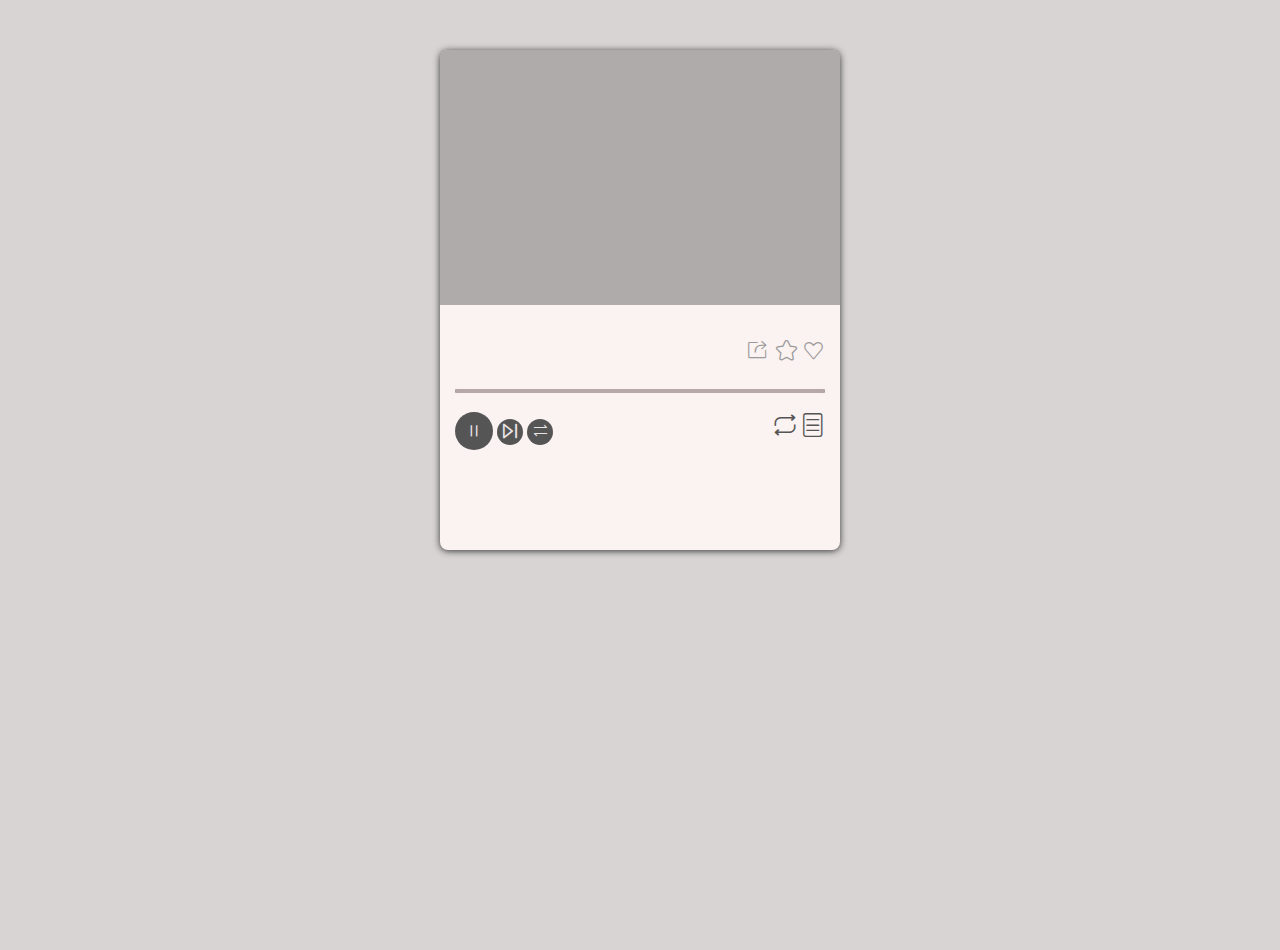
<file: 私人FM/index.html>
<!DOCTYPE html>
<html lang="en">
<head>
    <meta charset="UTF-8"> 
    <meta name="referrer" content="never">
    <link rel="stylesheet" href="./base.css">
    <link rel="stylesheet" href="./normalize.css">
    <script src="http://o7m41tvmg.bkt.clouddn.com/jquery-1.12.4.min.js"></script>
    <title>私人FM</title>
</head>
<body>
    <div class='wrapper'>
        <div class='background'>
            <div class='mask'>
                <div class='lyric_view'>
                    <ul></ul>
                </div>
                
            </div>
        </div>
        <audio></audio>
        <div class='music-message'>
            <div class='music-font'>
                <p title=''></p>
                <p title=''></p>
                <p title=''></p>
            </div>
            <div class='music-icon'>
                <a href="http://service.weibo.com/share/share.php?title=#_loginLayer_1466697157538" class='icon-font icon-zhuanfa'></a>
                <span class='icon-font icon-shoucang'></span>
                <span class='icon-font icon-like'></span>
            </div>
        </div>
        <span class='music-bar music-bar1'>
            <span class='music-bar music-sidebar'></span>
        </span>
        <div class='play-controls'>
            <div class='m-icons'>
                <span class='iconfont2 btn1 icon-zanting '></span>
                <span class='iconfont2 btn2 icon-pindao'></span>
                <span class='iconfont2 btn3 icon-qiehuan'></span>
            </div>
            <div class='music-controls'>
                <span class='iconfont3 icon-xunhuan'></span>
                <span class='iconfont3 icon-bg'></span>
            </div>
        </div>
    </div>
    <script src='base.js'></script>
</body>
</html>
</file>
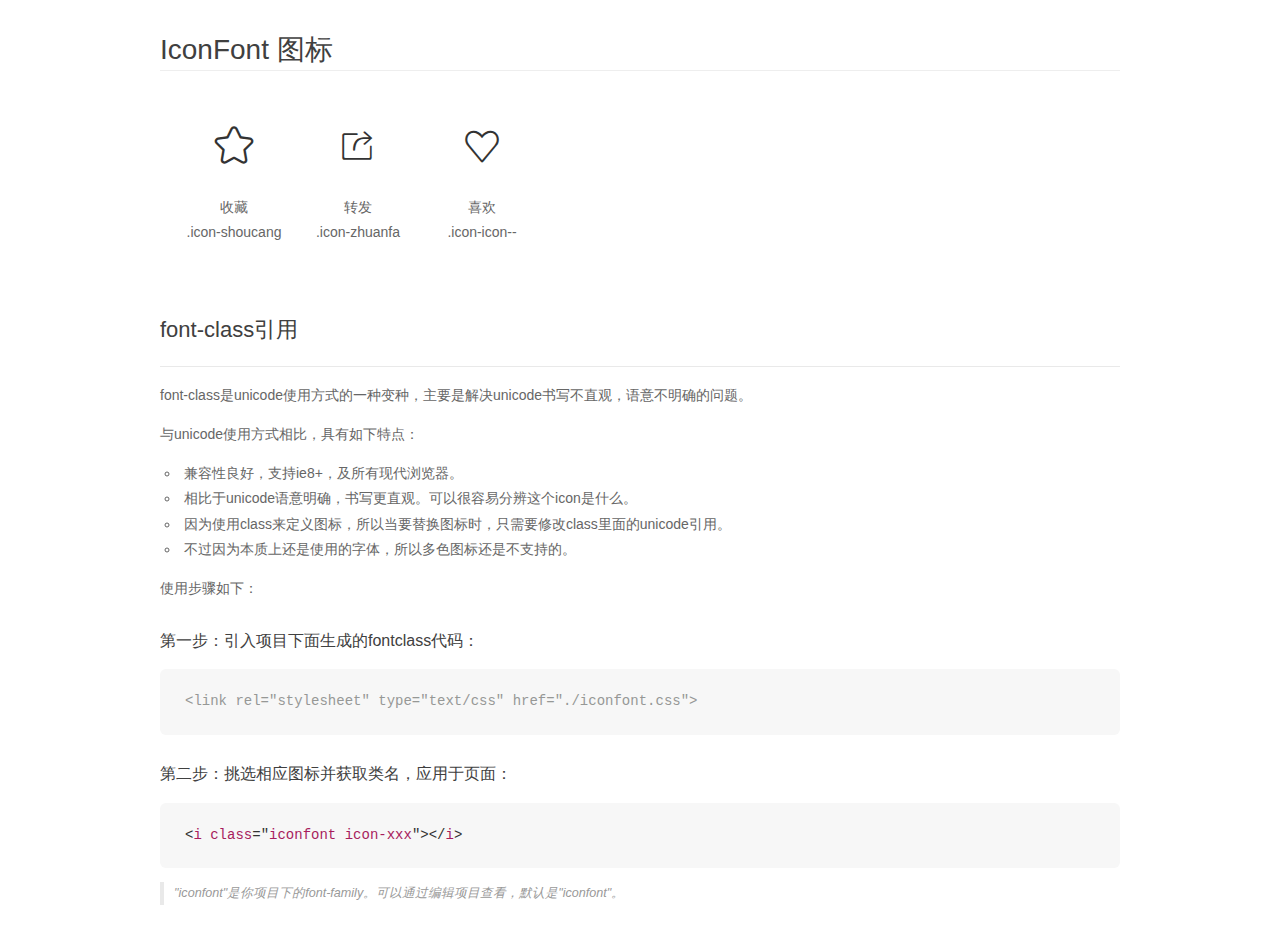
<file: 私人FM/icon_font/demo_fontclass.html>
<!DOCTYPE html>
<html>
<head>
    <meta charset="utf-8"/>
    <title>IconFont</title>
    <link rel="stylesheet" href="demo.css">
    <link rel="stylesheet" href="iconfont.css">
</head>
<body>
    <div class="main markdown">
        <h1>IconFont 图标</h1>
        <ul class="icon_lists clear">
            
                <li>
                <i class="icon iconfont icon-shoucang"></i>
                    <div class="name">收藏</div>
                    <div class="fontclass">.icon-shoucang</div>
                </li>
            
                <li>
                <i class="icon iconfont icon-zhuanfa"></i>
                    <div class="name">转发</div>
                    <div class="fontclass">.icon-zhuanfa</div>
                </li>
            
                <li>
                <i class="icon iconfont icon-icon--"></i>
                    <div class="name">喜欢</div>
                    <div class="fontclass">.icon-icon--</div>
                </li>
            
        </ul>

        <h2 id="font-class-">font-class引用</h2>
        <hr>

        <p>font-class是unicode使用方式的一种变种，主要是解决unicode书写不直观，语意不明确的问题。</p>
        <p>与unicode使用方式相比，具有如下特点：</p>
        <ul>
        <li>兼容性良好，支持ie8+，及所有现代浏览器。</li>
        <li>相比于unicode语意明确，书写更直观。可以很容易分辨这个icon是什么。</li>
        <li>因为使用class来定义图标，所以当要替换图标时，只需要修改class里面的unicode引用。</li>
        <li>不过因为本质上还是使用的字体，所以多色图标还是不支持的。</li>
        </ul>
        <p>使用步骤如下：</p>
        <h3 id="-fontclass-">第一步：引入项目下面生成的fontclass代码：</h3>


        <pre><code class="lang-js hljs javascript"><span class="hljs-comment">&lt;link rel="stylesheet" type="text/css" href="./iconfont.css"&gt;</span></code></pre>
        <h3 id="-">第二步：挑选相应图标并获取类名，应用于页面：</h3>
        <pre><code class="lang-css hljs">&lt;<span class="hljs-selector-tag">i</span> <span class="hljs-selector-tag">class</span>="<span class="hljs-selector-tag">iconfont</span> <span class="hljs-selector-tag">icon-xxx</span>"&gt;&lt;/<span class="hljs-selector-tag">i</span>&gt;</code></pre>
        <blockquote>
        <p>"iconfont"是你项目下的font-family。可以通过编辑项目查看，默认是"iconfont"。</p>
        </blockquote>
    </div>
</body>
</html>
</file>
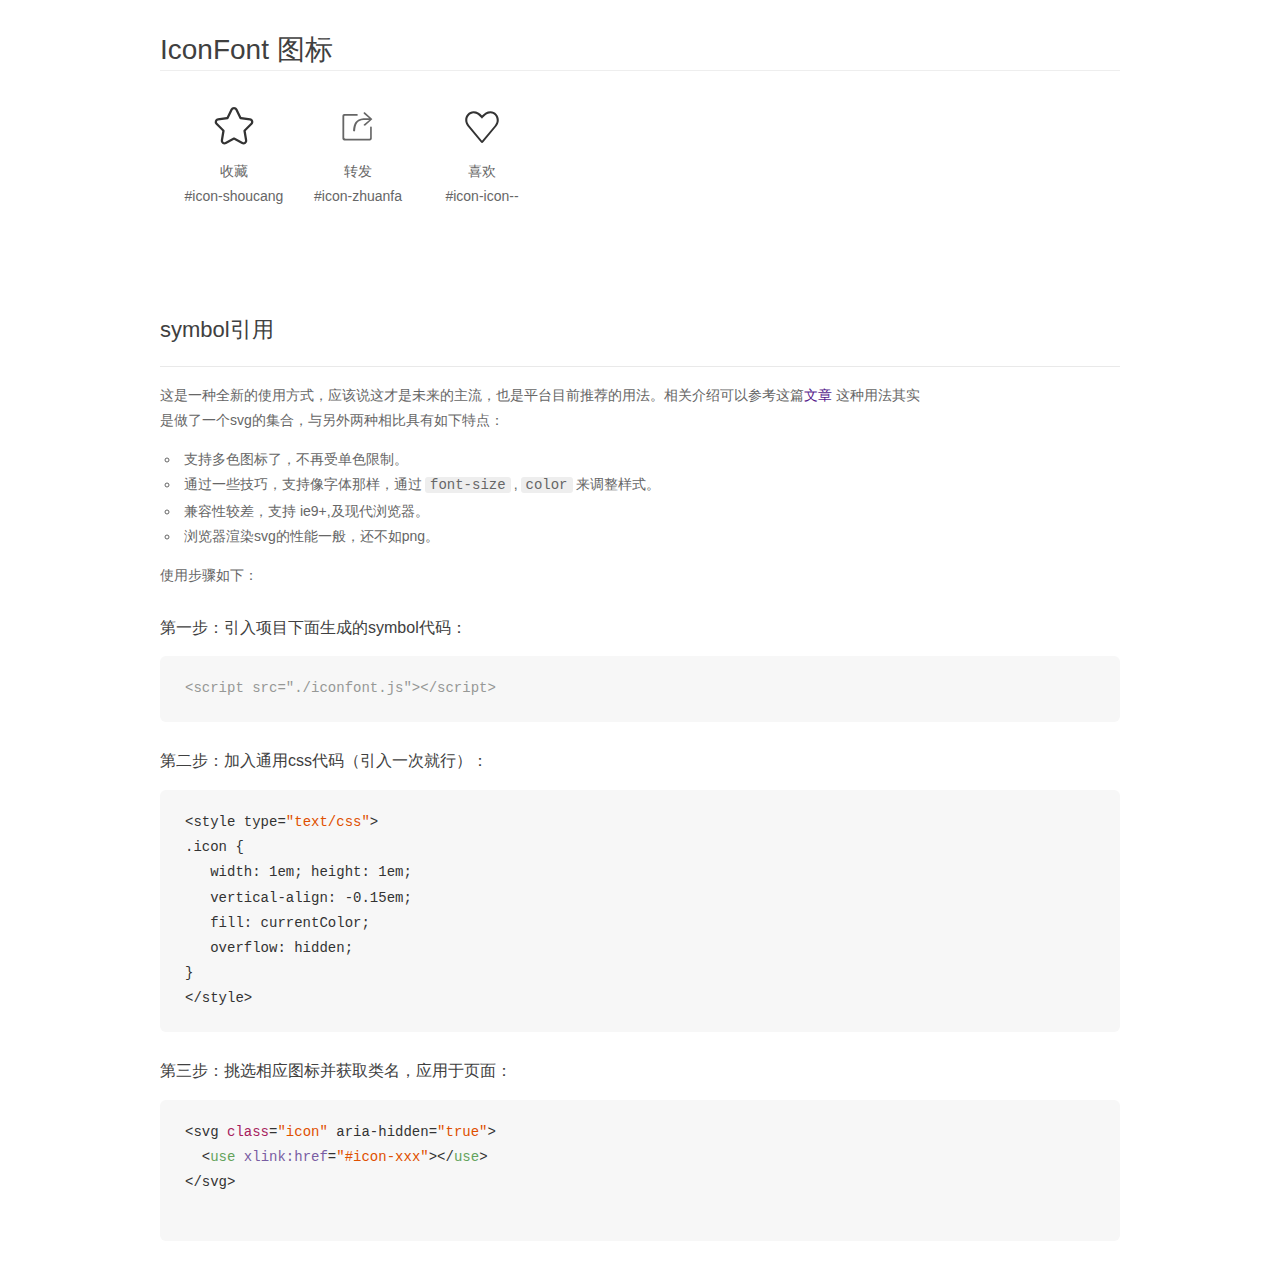
<file: 私人FM/icon_font/demo_symbol.html>
<!DOCTYPE html>
<html>
<head>
    <meta charset="utf-8"/>
    <title>IconFont</title>
    <link rel="stylesheet" href="demo.css">
    <script src="iconfont.js"></script>

    <style type="text/css">
        .icon {
          /* 通过设置 font-size 来改变图标大小 */
          width: 1em; height: 1em;
          /* 图标和文字相邻时，垂直对齐 */
          vertical-align: -0.15em;
          /* 通过设置 color 来改变 SVG 的颜色/fill */
          fill: currentColor;
          /* path 和 stroke 溢出 viewBox 部分在 IE 下会显示
             normalize.css 中也包含这行 */
          overflow: hidden;
        }

    </style>
</head>
<body>
    <div class="main markdown">
        <h1>IconFont 图标</h1>
        <ul class="icon_lists clear">
            
                <li>
                    <svg class="icon" aria-hidden="true">
                        <use xlink:href="#icon-shoucang"></use>
                    </svg>
                    <div class="name">收藏</div>
                    <div class="fontclass">#icon-shoucang</div>
                </li>
            
                <li>
                    <svg class="icon" aria-hidden="true">
                        <use xlink:href="#icon-zhuanfa"></use>
                    </svg>
                    <div class="name">转发</div>
                    <div class="fontclass">#icon-zhuanfa</div>
                </li>
            
                <li>
                    <svg class="icon" aria-hidden="true">
                        <use xlink:href="#icon-icon--"></use>
                    </svg>
                    <div class="name">喜欢</div>
                    <div class="fontclass">#icon-icon--</div>
                </li>
            
        </ul>


        <h2 id="symbol-">symbol引用</h2>
        <hr>

        <p>这是一种全新的使用方式，应该说这才是未来的主流，也是平台目前推荐的用法。相关介绍可以参考这篇<a href="">文章</a>
        这种用法其实是做了一个svg的集合，与另外两种相比具有如下特点：</p>
        <ul>
          <li>支持多色图标了，不再受单色限制。</li>
          <li>通过一些技巧，支持像字体那样，通过<code>font-size</code>,<code>color</code>来调整样式。</li>
          <li>兼容性较差，支持 ie9+,及现代浏览器。</li>
          <li>浏览器渲染svg的性能一般，还不如png。</li>
        </ul>
        <p>使用步骤如下：</p>
        <h3 id="-symbol-">第一步：引入项目下面生成的symbol代码：</h3>
        <pre><code class="lang-js hljs javascript"><span class="hljs-comment">&lt;script src="./iconfont.js"&gt;&lt;/script&gt;</span></code></pre>
        <h3 id="-css-">第二步：加入通用css代码（引入一次就行）：</h3>
        <pre><code class="lang-js hljs javascript">&lt;style type=<span class="hljs-string">"text/css"</span>&gt;
.icon {
   width: <span class="hljs-number">1</span>em; height: <span class="hljs-number">1</span>em;
   vertical-align: <span class="hljs-number">-0.15</span>em;
   fill: currentColor;
   overflow: hidden;
}
&lt;<span class="hljs-regexp">/style&gt;</span></code></pre>
        <h3 id="-">第三步：挑选相应图标并获取类名，应用于页面：</h3>
        <pre><code class="lang-js hljs javascript">&lt;svg <span class="hljs-class"><span class="hljs-keyword">class</span></span>=<span class="hljs-string">"icon"</span> aria-hidden=<span class="hljs-string">"true"</span>&gt;<span class="xml"><span class="hljs-tag">
  &lt;<span class="hljs-name">use</span> <span class="hljs-attr">xlink:href</span>=<span class="hljs-string">"#icon-xxx"</span>&gt;</span><span class="hljs-tag">&lt;/<span class="hljs-name">use</span>&gt;</span>
</span>&lt;<span class="hljs-regexp">/svg&gt;
        </span></code></pre>
    </div>
</body>
</html>
</file>
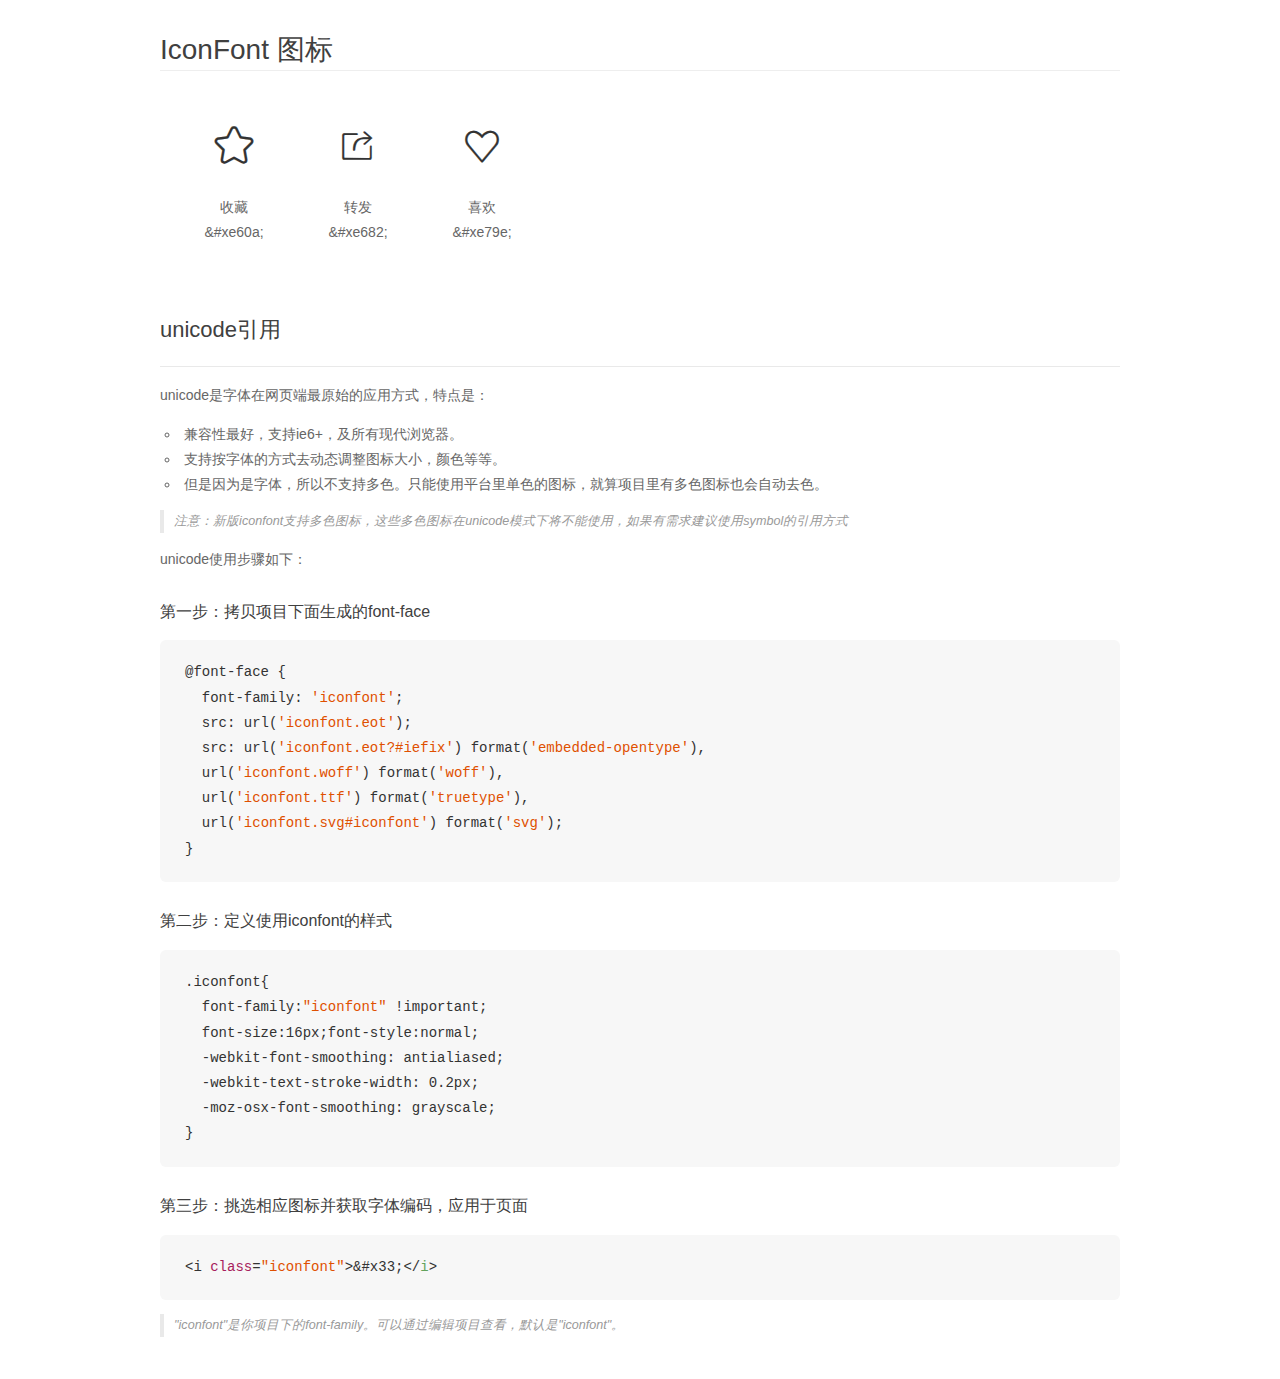
<file: 私人FM/icon_font/demo_unicode.html>
<!DOCTYPE html>
<html>
<head>
    <meta charset="utf-8"/>
    <title>IconFont</title>
    <link rel="stylesheet" href="demo.css">

    <style type="text/css">

        @font-face {font-family: "iconfont";
          src: url('iconfont.eot'); /* IE9*/
          src: url('iconfont.eot#iefix') format('embedded-opentype'), /* IE6-IE8 */
          url('iconfont.woff') format('woff'), /* chrome, firefox */
          url('iconfont.ttf') format('truetype'), /* chrome, firefox, opera, Safari, Android, iOS 4.2+*/
          url('iconfont.svg#iconfont') format('svg'); /* iOS 4.1- */
        }

        .iconfont {
          font-family:"iconfont" !important;
          font-size:16px;
          font-style:normal;
          -webkit-font-smoothing: antialiased;
          -webkit-text-stroke-width: 0.2px;
          -moz-osx-font-smoothing: grayscale;
        }

    </style>
</head>
<body>
    <div class="main markdown">
        <h1>IconFont 图标</h1>
        <ul class="icon_lists clear">
            
                <li>
                <i class="icon iconfont">&#xe60a;</i>
                    <div class="name">收藏</div>
                    <div class="code">&amp;#xe60a;</div>
                </li>
            
                <li>
                <i class="icon iconfont">&#xe682;</i>
                    <div class="name">转发</div>
                    <div class="code">&amp;#xe682;</div>
                </li>
            
                <li>
                <i class="icon iconfont">&#xe79e;</i>
                    <div class="name">喜欢</div>
                    <div class="code">&amp;#xe79e;</div>
                </li>
            
        </ul>
        <h2 id="unicode-">unicode引用</h2>
        <hr>

        <p>unicode是字体在网页端最原始的应用方式，特点是：</p>
        <ul>
        <li>兼容性最好，支持ie6+，及所有现代浏览器。</li>
        <li>支持按字体的方式去动态调整图标大小，颜色等等。</li>
        <li>但是因为是字体，所以不支持多色。只能使用平台里单色的图标，就算项目里有多色图标也会自动去色。</li>
        </ul>
        <blockquote>
        <p>注意：新版iconfont支持多色图标，这些多色图标在unicode模式下将不能使用，如果有需求建议使用symbol的引用方式</p>
        </blockquote>
        <p>unicode使用步骤如下：</p>
        <h3 id="-font-face">第一步：拷贝项目下面生成的font-face</h3>
        <pre><code class="lang-js hljs javascript">@font-face {
  font-family: <span class="hljs-string">'iconfont'</span>;
  src: url(<span class="hljs-string">'iconfont.eot'</span>);
  src: url(<span class="hljs-string">'iconfont.eot?#iefix'</span>) format(<span class="hljs-string">'embedded-opentype'</span>),
  url(<span class="hljs-string">'iconfont.woff'</span>) format(<span class="hljs-string">'woff'</span>),
  url(<span class="hljs-string">'iconfont.ttf'</span>) format(<span class="hljs-string">'truetype'</span>),
  url(<span class="hljs-string">'iconfont.svg#iconfont'</span>) format(<span class="hljs-string">'svg'</span>);
}
</code></pre>
        <h3 id="-iconfont-">第二步：定义使用iconfont的样式</h3>
        <pre><code class="lang-js hljs javascript">.iconfont{
  font-family:<span class="hljs-string">"iconfont"</span> !important;
  font-size:<span class="hljs-number">16</span>px;font-style:normal;
  -webkit-font-smoothing: antialiased;
  -webkit-text-stroke-width: <span class="hljs-number">0.2</span>px;
  -moz-osx-font-smoothing: grayscale;
}
</code></pre>
        <h3 id="-">第三步：挑选相应图标并获取字体编码，应用于页面</h3>
        <pre><code class="lang-js hljs javascript">&lt;i <span class="hljs-class"><span class="hljs-keyword">class</span></span>=<span class="hljs-string">"iconfont"</span>&gt;&amp;#x33;<span class="xml"><span class="hljs-tag">&lt;/<span class="hljs-name">i</span>&gt;</span></span></code></pre>

        <blockquote>
        <p>"iconfont"是你项目下的font-family。可以通过编辑项目查看，默认是"iconfont"。</p>
        </blockquote>
    </div>


</body>
</html>
</file>
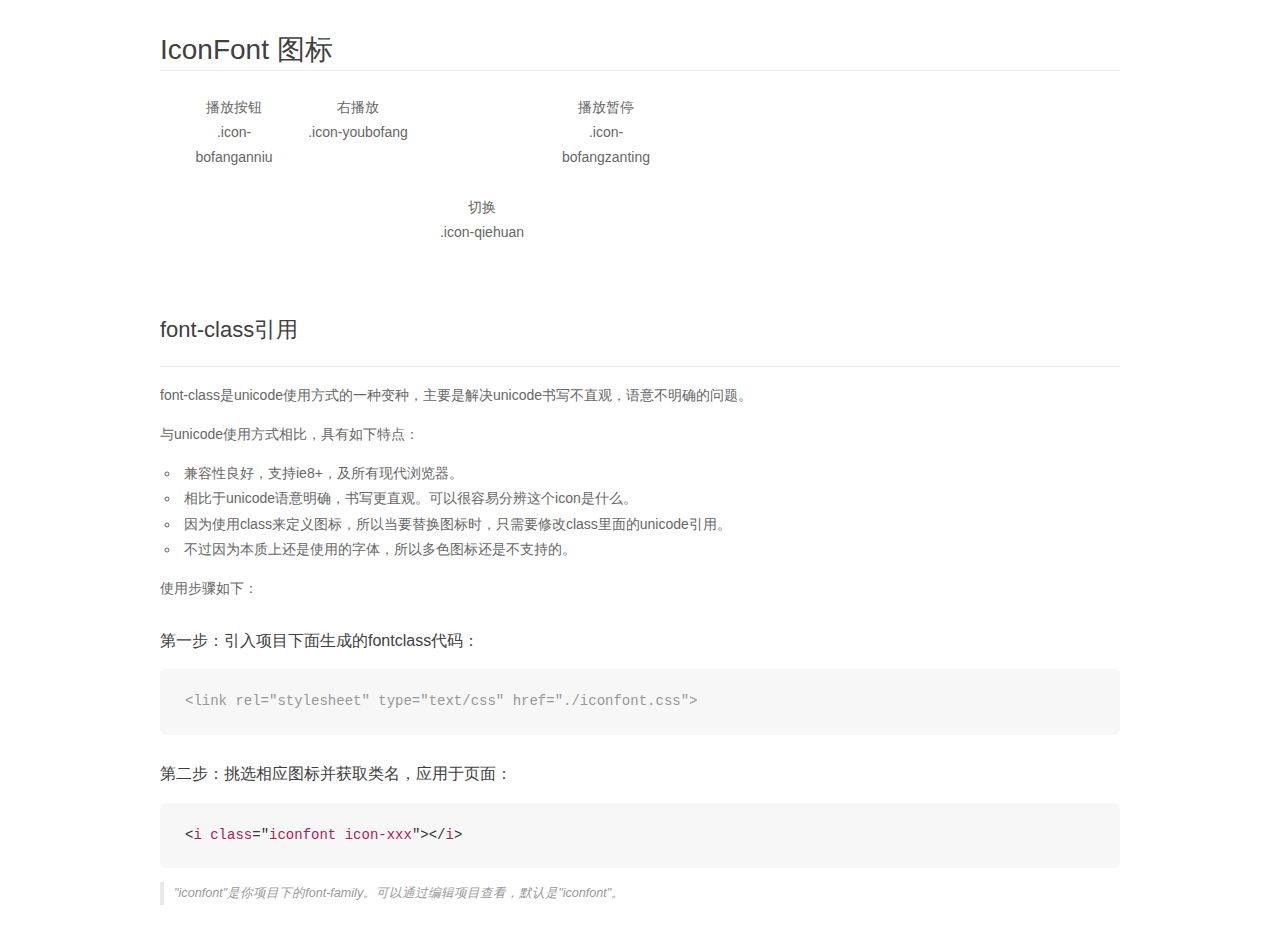
<file: 私人FM/icon_font2/demo_fontclass.html>
<!DOCTYPE html>
<html>
<head>
    <meta charset="utf-8"/>
    <title>IconFont</title>
    <link rel="stylesheet" href="demo.css">
    <link rel="stylesheet" href="iconfont.css">
</head>
<body>
    <div class="main markdown">
        <h1>IconFont 图标</h1>
        <ul class="icon_lists clear">
            
                <li>
                <i class="icon iconfont icon-bofanganniu"></i>
                    <div class="name">播放按钮</div>
                    <div class="fontclass">.icon-bofanganniu</div>
                </li>
            
                <li>
                <i class="icon iconfont icon-youbofang"></i>
                    <div class="name">右播放</div>
                    <div class="fontclass">.icon-youbofang</div>
                </li>
            
                <li>
                <i class="icon iconfont icon-qiehuan"></i>
                    <div class="name">切换</div>
                    <div class="fontclass">.icon-qiehuan</div>
                </li>
            
                <li>
                <i class="icon iconfont icon-bofangzanting"></i>
                    <div class="name">播放暂停</div>
                    <div class="fontclass">.icon-bofangzanting</div>
                </li>
            
        </ul>

        <h2 id="font-class-">font-class引用</h2>
        <hr>

        <p>font-class是unicode使用方式的一种变种，主要是解决unicode书写不直观，语意不明确的问题。</p>
        <p>与unicode使用方式相比，具有如下特点：</p>
        <ul>
        <li>兼容性良好，支持ie8+，及所有现代浏览器。</li>
        <li>相比于unicode语意明确，书写更直观。可以很容易分辨这个icon是什么。</li>
        <li>因为使用class来定义图标，所以当要替换图标时，只需要修改class里面的unicode引用。</li>
        <li>不过因为本质上还是使用的字体，所以多色图标还是不支持的。</li>
        </ul>
        <p>使用步骤如下：</p>
        <h3 id="-fontclass-">第一步：引入项目下面生成的fontclass代码：</h3>


        <pre><code class="lang-js hljs javascript"><span class="hljs-comment">&lt;link rel="stylesheet" type="text/css" href="./iconfont.css"&gt;</span></code></pre>
        <h3 id="-">第二步：挑选相应图标并获取类名，应用于页面：</h3>
        <pre><code class="lang-css hljs">&lt;<span class="hljs-selector-tag">i</span> <span class="hljs-selector-tag">class</span>="<span class="hljs-selector-tag">iconfont</span> <span class="hljs-selector-tag">icon-xxx</span>"&gt;&lt;/<span class="hljs-selector-tag">i</span>&gt;</code></pre>
        <blockquote>
        <p>"iconfont"是你项目下的font-family。可以通过编辑项目查看，默认是"iconfont"。</p>
        </blockquote>
    </div>
</body>
</html>
</file>
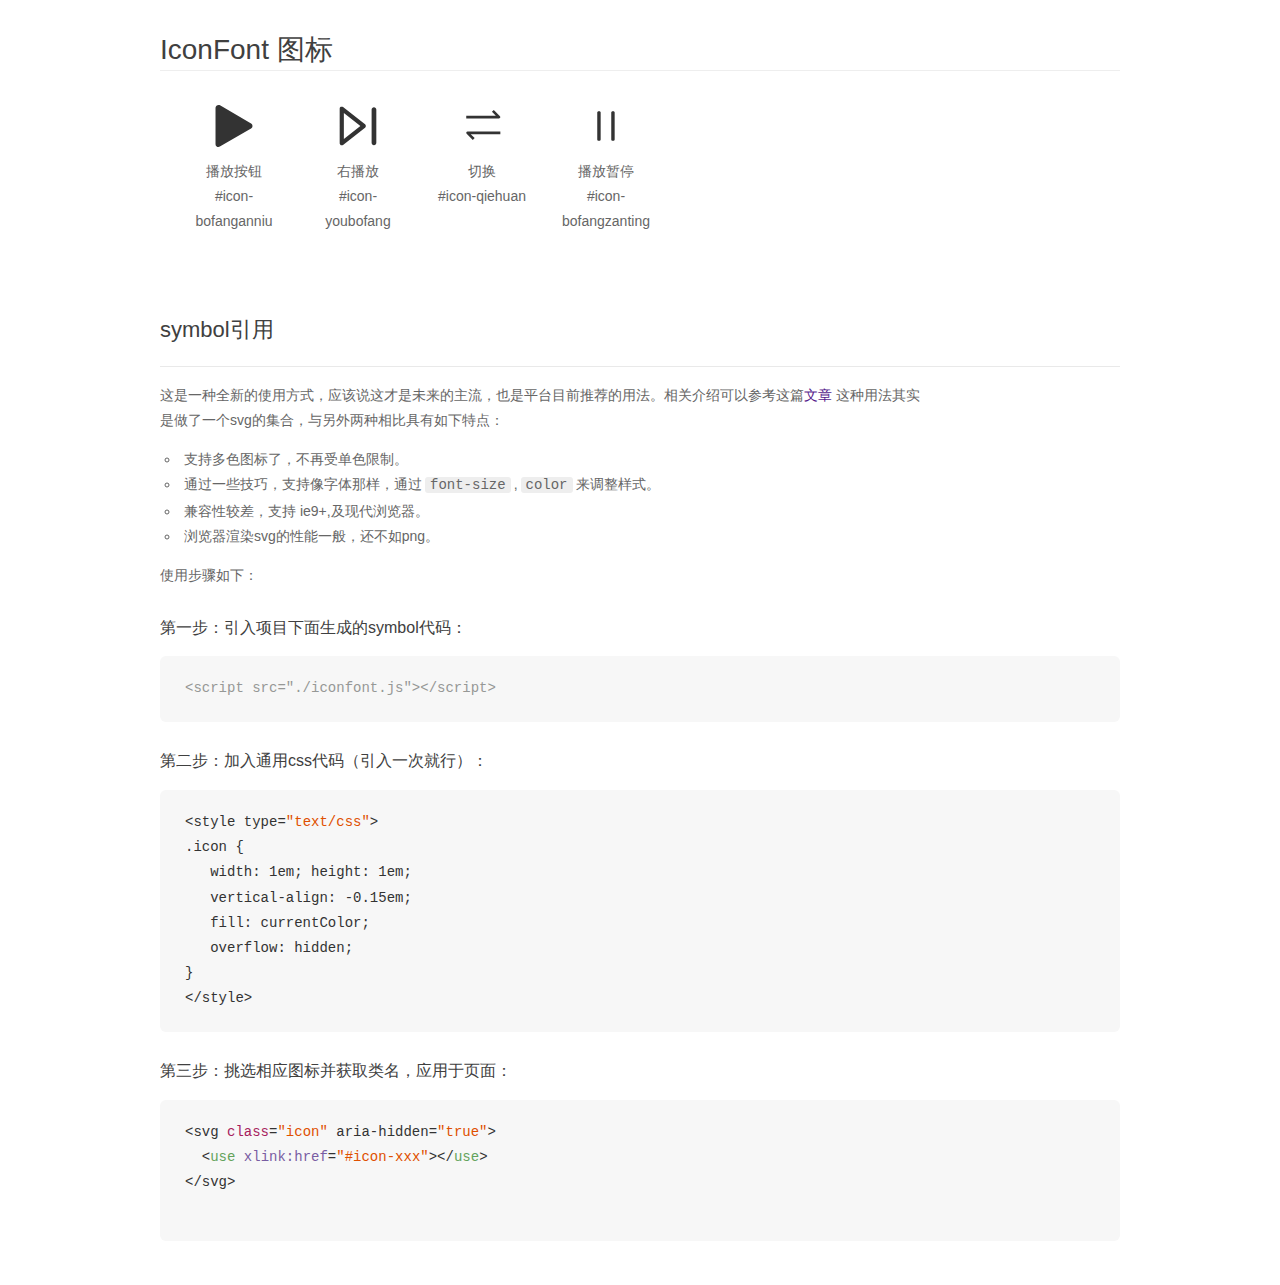
<file: 私人FM/icon_font2/demo_symbol.html>
<!DOCTYPE html>
<html>
<head>
    <meta charset="utf-8"/>
    <title>IconFont</title>
    <link rel="stylesheet" href="demo.css">
    <script src="iconfont.js"></script>

    <style type="text/css">
        .icon {
          /* 通过设置 font-size 来改变图标大小 */
          width: 1em; height: 1em;
          /* 图标和文字相邻时，垂直对齐 */
          vertical-align: -0.15em;
          /* 通过设置 color 来改变 SVG 的颜色/fill */
          fill: currentColor;
          /* path 和 stroke 溢出 viewBox 部分在 IE 下会显示
             normalize.css 中也包含这行 */
          overflow: hidden;
        }

    </style>
</head>
<body>
    <div class="main markdown">
        <h1>IconFont 图标</h1>
        <ul class="icon_lists clear">
            
                <li>
                    <svg class="icon" aria-hidden="true">
                        <use xlink:href="#icon-bofanganniu"></use>
                    </svg>
                    <div class="name">播放按钮</div>
                    <div class="fontclass">#icon-bofanganniu</div>
                </li>
            
                <li>
                    <svg class="icon" aria-hidden="true">
                        <use xlink:href="#icon-youbofang"></use>
                    </svg>
                    <div class="name">右播放</div>
                    <div class="fontclass">#icon-youbofang</div>
                </li>
            
                <li>
                    <svg class="icon" aria-hidden="true">
                        <use xlink:href="#icon-qiehuan"></use>
                    </svg>
                    <div class="name">切换</div>
                    <div class="fontclass">#icon-qiehuan</div>
                </li>
            
                <li>
                    <svg class="icon" aria-hidden="true">
                        <use xlink:href="#icon-bofangzanting"></use>
                    </svg>
                    <div class="name">播放暂停</div>
                    <div class="fontclass">#icon-bofangzanting</div>
                </li>
            
        </ul>


        <h2 id="symbol-">symbol引用</h2>
        <hr>

        <p>这是一种全新的使用方式，应该说这才是未来的主流，也是平台目前推荐的用法。相关介绍可以参考这篇<a href="">文章</a>
        这种用法其实是做了一个svg的集合，与另外两种相比具有如下特点：</p>
        <ul>
          <li>支持多色图标了，不再受单色限制。</li>
          <li>通过一些技巧，支持像字体那样，通过<code>font-size</code>,<code>color</code>来调整样式。</li>
          <li>兼容性较差，支持 ie9+,及现代浏览器。</li>
          <li>浏览器渲染svg的性能一般，还不如png。</li>
        </ul>
        <p>使用步骤如下：</p>
        <h3 id="-symbol-">第一步：引入项目下面生成的symbol代码：</h3>
        <pre><code class="lang-js hljs javascript"><span class="hljs-comment">&lt;script src="./iconfont.js"&gt;&lt;/script&gt;</span></code></pre>
        <h3 id="-css-">第二步：加入通用css代码（引入一次就行）：</h3>
        <pre><code class="lang-js hljs javascript">&lt;style type=<span class="hljs-string">"text/css"</span>&gt;
.icon {
   width: <span class="hljs-number">1</span>em; height: <span class="hljs-number">1</span>em;
   vertical-align: <span class="hljs-number">-0.15</span>em;
   fill: currentColor;
   overflow: hidden;
}
&lt;<span class="hljs-regexp">/style&gt;</span></code></pre>
        <h3 id="-">第三步：挑选相应图标并获取类名，应用于页面：</h3>
        <pre><code class="lang-js hljs javascript">&lt;svg <span class="hljs-class"><span class="hljs-keyword">class</span></span>=<span class="hljs-string">"icon"</span> aria-hidden=<span class="hljs-string">"true"</span>&gt;<span class="xml"><span class="hljs-tag">
  &lt;<span class="hljs-name">use</span> <span class="hljs-attr">xlink:href</span>=<span class="hljs-string">"#icon-xxx"</span>&gt;</span><span class="hljs-tag">&lt;/<span class="hljs-name">use</span>&gt;</span>
</span>&lt;<span class="hljs-regexp">/svg&gt;
        </span></code></pre>
    </div>
</body>
</html>
</file>
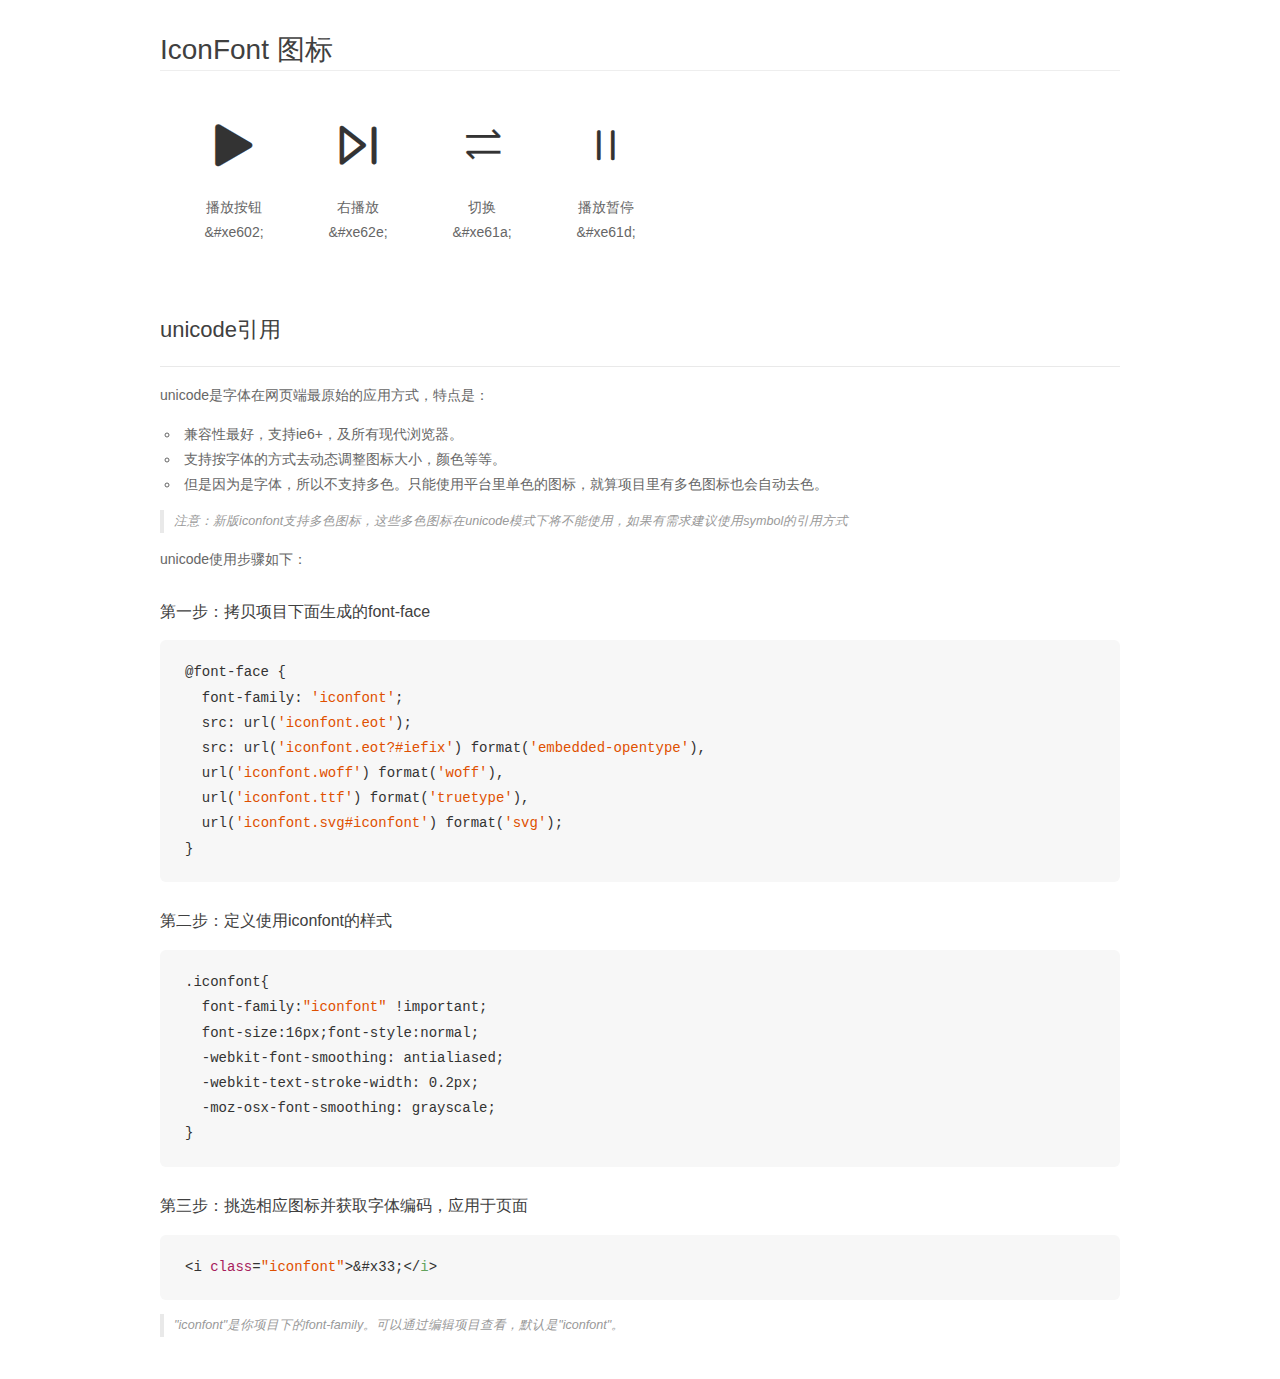
<file: 私人FM/icon_font2/demo_unicode.html>
<!DOCTYPE html>
<html>
<head>
    <meta charset="utf-8"/>
    <title>IconFont</title>
    <link rel="stylesheet" href="demo.css">

    <style type="text/css">

        @font-face {font-family: "iconfont";
          src: url('iconfont.eot'); /* IE9*/
          src: url('iconfont.eot#iefix') format('embedded-opentype'), /* IE6-IE8 */
          url('iconfont.woff') format('woff'), /* chrome, firefox */
          url('iconfont.ttf') format('truetype'), /* chrome, firefox, opera, Safari, Android, iOS 4.2+*/
          url('iconfont.svg#iconfont') format('svg'); /* iOS 4.1- */
        }

        .iconfont {
          font-family:"iconfont" !important;
          font-size:16px;
          font-style:normal;
          -webkit-font-smoothing: antialiased;
          -webkit-text-stroke-width: 0.2px;
          -moz-osx-font-smoothing: grayscale;
        }

    </style>
</head>
<body>
    <div class="main markdown">
        <h1>IconFont 图标</h1>
        <ul class="icon_lists clear">
            
                <li>
                <i class="icon iconfont">&#xe602;</i>
                    <div class="name">播放按钮</div>
                    <div class="code">&amp;#xe602;</div>
                </li>
            
                <li>
                <i class="icon iconfont">&#xe62e;</i>
                    <div class="name">右播放</div>
                    <div class="code">&amp;#xe62e;</div>
                </li>
            
                <li>
                <i class="icon iconfont">&#xe61a;</i>
                    <div class="name">切换</div>
                    <div class="code">&amp;#xe61a;</div>
                </li>
            
                <li>
                <i class="icon iconfont">&#xe61d;</i>
                    <div class="name">播放暂停</div>
                    <div class="code">&amp;#xe61d;</div>
                </li>
            
        </ul>
        <h2 id="unicode-">unicode引用</h2>
        <hr>

        <p>unicode是字体在网页端最原始的应用方式，特点是：</p>
        <ul>
        <li>兼容性最好，支持ie6+，及所有现代浏览器。</li>
        <li>支持按字体的方式去动态调整图标大小，颜色等等。</li>
        <li>但是因为是字体，所以不支持多色。只能使用平台里单色的图标，就算项目里有多色图标也会自动去色。</li>
        </ul>
        <blockquote>
        <p>注意：新版iconfont支持多色图标，这些多色图标在unicode模式下将不能使用，如果有需求建议使用symbol的引用方式</p>
        </blockquote>
        <p>unicode使用步骤如下：</p>
        <h3 id="-font-face">第一步：拷贝项目下面生成的font-face</h3>
        <pre><code class="lang-js hljs javascript">@font-face {
  font-family: <span class="hljs-string">'iconfont'</span>;
  src: url(<span class="hljs-string">'iconfont.eot'</span>);
  src: url(<span class="hljs-string">'iconfont.eot?#iefix'</span>) format(<span class="hljs-string">'embedded-opentype'</span>),
  url(<span class="hljs-string">'iconfont.woff'</span>) format(<span class="hljs-string">'woff'</span>),
  url(<span class="hljs-string">'iconfont.ttf'</span>) format(<span class="hljs-string">'truetype'</span>),
  url(<span class="hljs-string">'iconfont.svg#iconfont'</span>) format(<span class="hljs-string">'svg'</span>);
}
</code></pre>
        <h3 id="-iconfont-">第二步：定义使用iconfont的样式</h3>
        <pre><code class="lang-js hljs javascript">.iconfont{
  font-family:<span class="hljs-string">"iconfont"</span> !important;
  font-size:<span class="hljs-number">16</span>px;font-style:normal;
  -webkit-font-smoothing: antialiased;
  -webkit-text-stroke-width: <span class="hljs-number">0.2</span>px;
  -moz-osx-font-smoothing: grayscale;
}
</code></pre>
        <h3 id="-">第三步：挑选相应图标并获取字体编码，应用于页面</h3>
        <pre><code class="lang-js hljs javascript">&lt;i <span class="hljs-class"><span class="hljs-keyword">class</span></span>=<span class="hljs-string">"iconfont"</span>&gt;&amp;#x33;<span class="xml"><span class="hljs-tag">&lt;/<span class="hljs-name">i</span>&gt;</span></span></code></pre>

        <blockquote>
        <p>"iconfont"是你项目下的font-family。可以通过编辑项目查看，默认是"iconfont"。</p>
        </blockquote>
    </div>


</body>
</html>
</file>
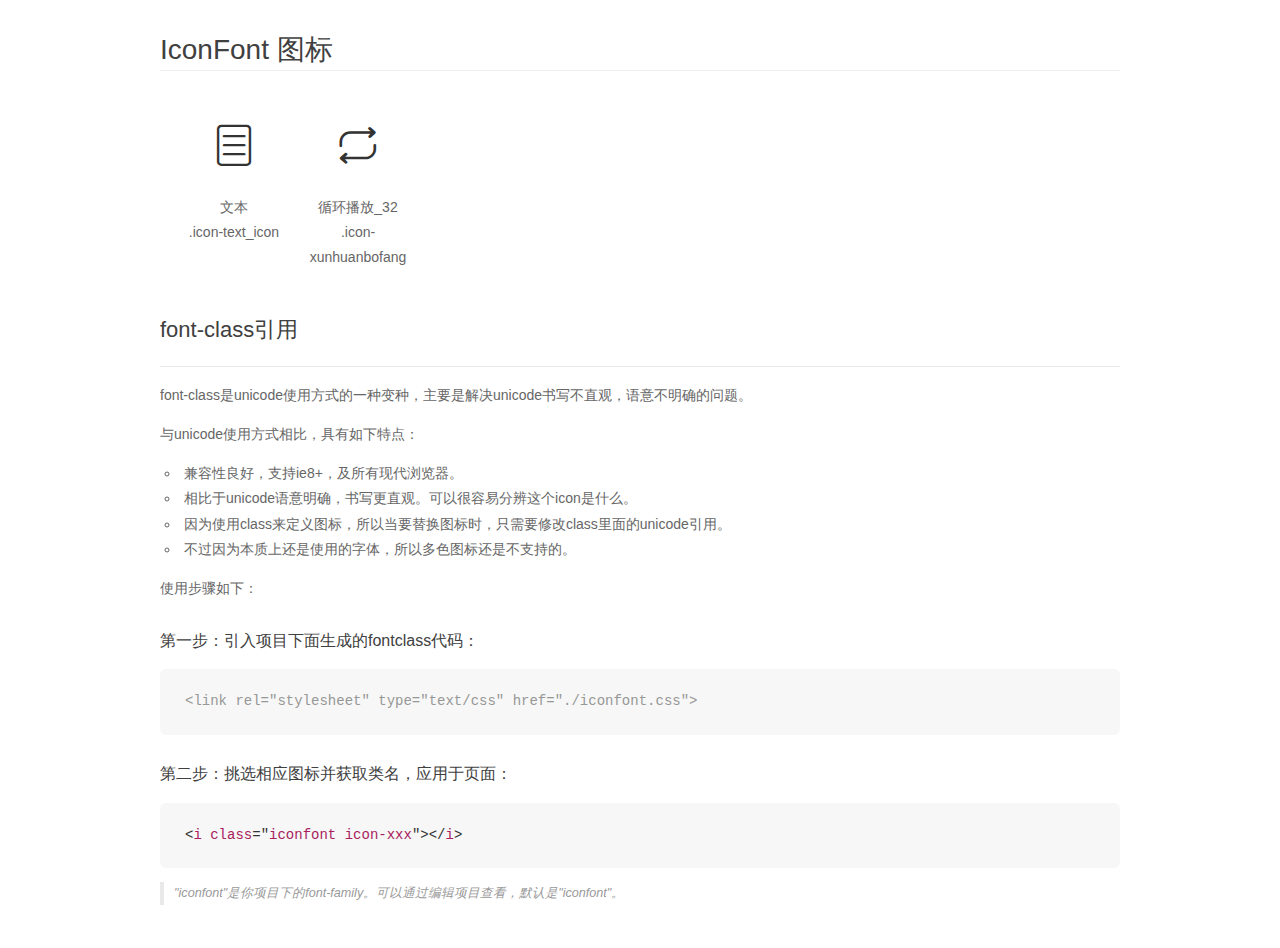
<file: 私人FM/icon_font3/demo_fontclass.html>
<!DOCTYPE html>
<html>
<head>
    <meta charset="utf-8"/>
    <title>IconFont</title>
    <link rel="stylesheet" href="demo.css">
    <link rel="stylesheet" href="iconfont.css">
</head>
<body>
    <div class="main markdown">
        <h1>IconFont 图标</h1>
        <ul class="icon_lists clear">
            
                <li>
                <i class="icon iconfont icon-text_icon"></i>
                    <div class="name">文本</div>
                    <div class="fontclass">.icon-text_icon</div>
                </li>
            
                <li>
                <i class="icon iconfont icon-xunhuanbofang"></i>
                    <div class="name">循环播放_32</div>
                    <div class="fontclass">.icon-xunhuanbofang</div>
                </li>
            
        </ul>

        <h2 id="font-class-">font-class引用</h2>
        <hr>

        <p>font-class是unicode使用方式的一种变种，主要是解决unicode书写不直观，语意不明确的问题。</p>
        <p>与unicode使用方式相比，具有如下特点：</p>
        <ul>
        <li>兼容性良好，支持ie8+，及所有现代浏览器。</li>
        <li>相比于unicode语意明确，书写更直观。可以很容易分辨这个icon是什么。</li>
        <li>因为使用class来定义图标，所以当要替换图标时，只需要修改class里面的unicode引用。</li>
        <li>不过因为本质上还是使用的字体，所以多色图标还是不支持的。</li>
        </ul>
        <p>使用步骤如下：</p>
        <h3 id="-fontclass-">第一步：引入项目下面生成的fontclass代码：</h3>


        <pre><code class="lang-js hljs javascript"><span class="hljs-comment">&lt;link rel="stylesheet" type="text/css" href="./iconfont.css"&gt;</span></code></pre>
        <h3 id="-">第二步：挑选相应图标并获取类名，应用于页面：</h3>
        <pre><code class="lang-css hljs">&lt;<span class="hljs-selector-tag">i</span> <span class="hljs-selector-tag">class</span>="<span class="hljs-selector-tag">iconfont</span> <span class="hljs-selector-tag">icon-xxx</span>"&gt;&lt;/<span class="hljs-selector-tag">i</span>&gt;</code></pre>
        <blockquote>
        <p>"iconfont"是你项目下的font-family。可以通过编辑项目查看，默认是"iconfont"。</p>
        </blockquote>
    </div>
</body>
</html>
</file>
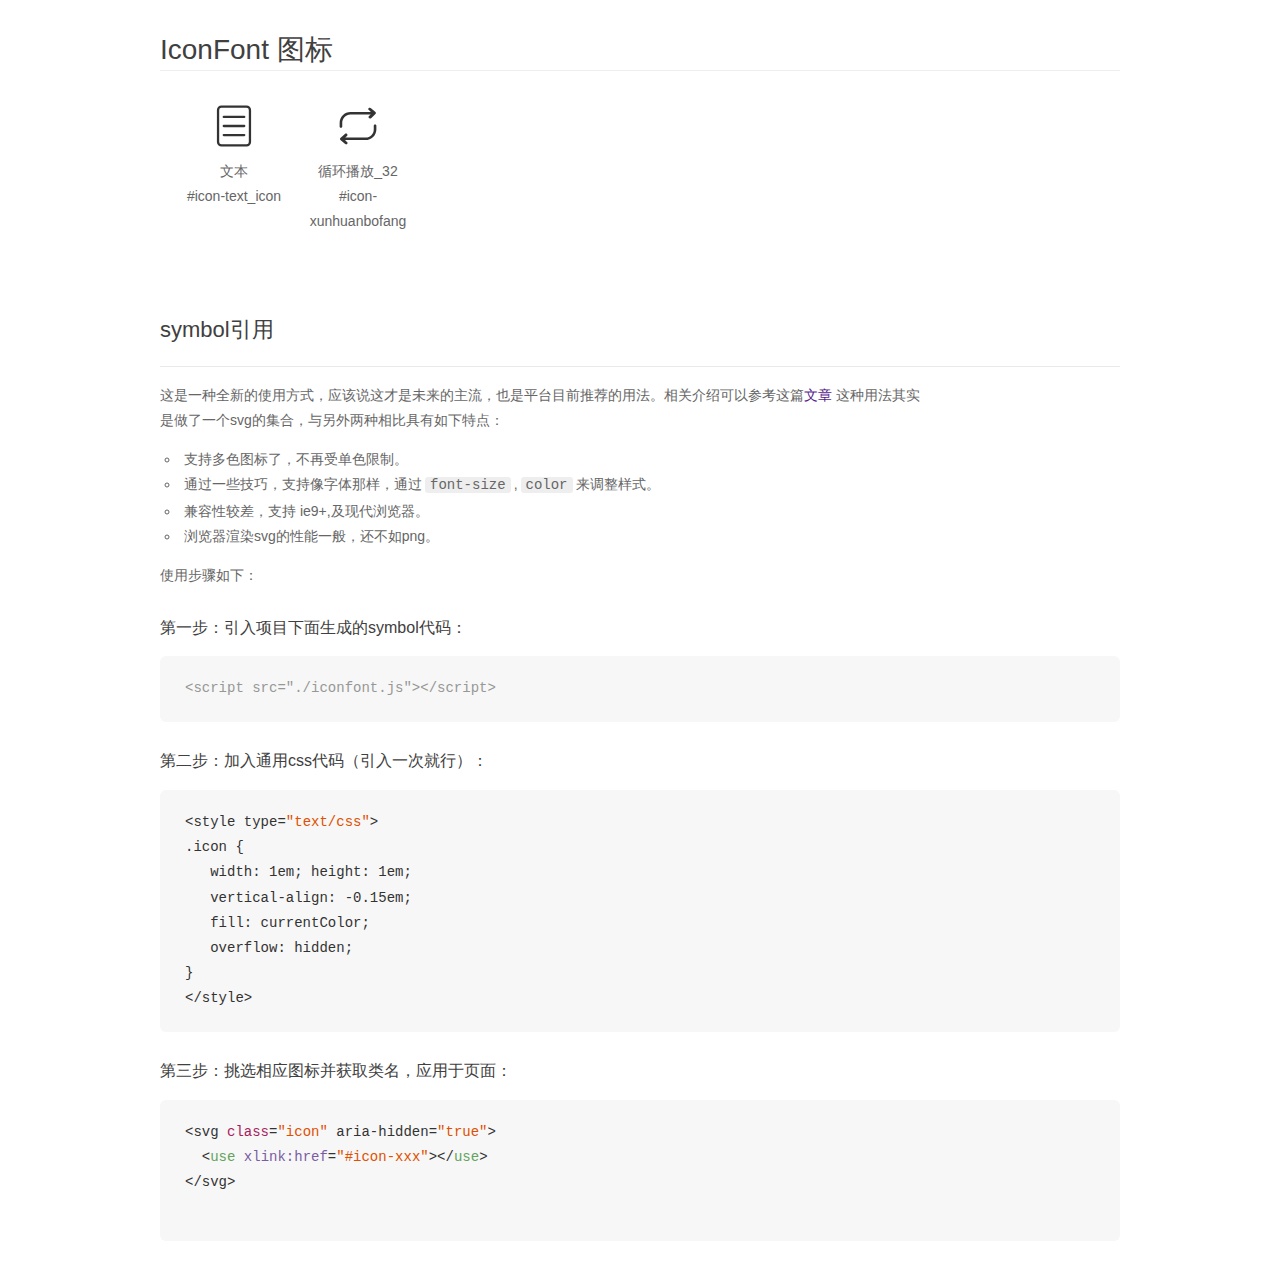
<file: 私人FM/icon_font3/demo_symbol.html>
<!DOCTYPE html>
<html>
<head>
    <meta charset="utf-8"/>
    <title>IconFont</title>
    <link rel="stylesheet" href="demo.css">
    <script src="iconfont.js"></script>

    <style type="text/css">
        .icon {
          /* 通过设置 font-size 来改变图标大小 */
          width: 1em; height: 1em;
          /* 图标和文字相邻时，垂直对齐 */
          vertical-align: -0.15em;
          /* 通过设置 color 来改变 SVG 的颜色/fill */
          fill: currentColor;
          /* path 和 stroke 溢出 viewBox 部分在 IE 下会显示
             normalize.css 中也包含这行 */
          overflow: hidden;
        }

    </style>
</head>
<body>
    <div class="main markdown">
        <h1>IconFont 图标</h1>
        <ul class="icon_lists clear">
            
                <li>
                    <svg class="icon" aria-hidden="true">
                        <use xlink:href="#icon-text_icon"></use>
                    </svg>
                    <div class="name">文本</div>
                    <div class="fontclass">#icon-text_icon</div>
                </li>
            
                <li>
                    <svg class="icon" aria-hidden="true">
                        <use xlink:href="#icon-xunhuanbofang"></use>
                    </svg>
                    <div class="name">循环播放_32</div>
                    <div class="fontclass">#icon-xunhuanbofang</div>
                </li>
            
        </ul>


        <h2 id="symbol-">symbol引用</h2>
        <hr>

        <p>这是一种全新的使用方式，应该说这才是未来的主流，也是平台目前推荐的用法。相关介绍可以参考这篇<a href="">文章</a>
        这种用法其实是做了一个svg的集合，与另外两种相比具有如下特点：</p>
        <ul>
          <li>支持多色图标了，不再受单色限制。</li>
          <li>通过一些技巧，支持像字体那样，通过<code>font-size</code>,<code>color</code>来调整样式。</li>
          <li>兼容性较差，支持 ie9+,及现代浏览器。</li>
          <li>浏览器渲染svg的性能一般，还不如png。</li>
        </ul>
        <p>使用步骤如下：</p>
        <h3 id="-symbol-">第一步：引入项目下面生成的symbol代码：</h3>
        <pre><code class="lang-js hljs javascript"><span class="hljs-comment">&lt;script src="./iconfont.js"&gt;&lt;/script&gt;</span></code></pre>
        <h3 id="-css-">第二步：加入通用css代码（引入一次就行）：</h3>
        <pre><code class="lang-js hljs javascript">&lt;style type=<span class="hljs-string">"text/css"</span>&gt;
.icon {
   width: <span class="hljs-number">1</span>em; height: <span class="hljs-number">1</span>em;
   vertical-align: <span class="hljs-number">-0.15</span>em;
   fill: currentColor;
   overflow: hidden;
}
&lt;<span class="hljs-regexp">/style&gt;</span></code></pre>
        <h3 id="-">第三步：挑选相应图标并获取类名，应用于页面：</h3>
        <pre><code class="lang-js hljs javascript">&lt;svg <span class="hljs-class"><span class="hljs-keyword">class</span></span>=<span class="hljs-string">"icon"</span> aria-hidden=<span class="hljs-string">"true"</span>&gt;<span class="xml"><span class="hljs-tag">
  &lt;<span class="hljs-name">use</span> <span class="hljs-attr">xlink:href</span>=<span class="hljs-string">"#icon-xxx"</span>&gt;</span><span class="hljs-tag">&lt;/<span class="hljs-name">use</span>&gt;</span>
</span>&lt;<span class="hljs-regexp">/svg&gt;
        </span></code></pre>
    </div>
</body>
</html>
</file>
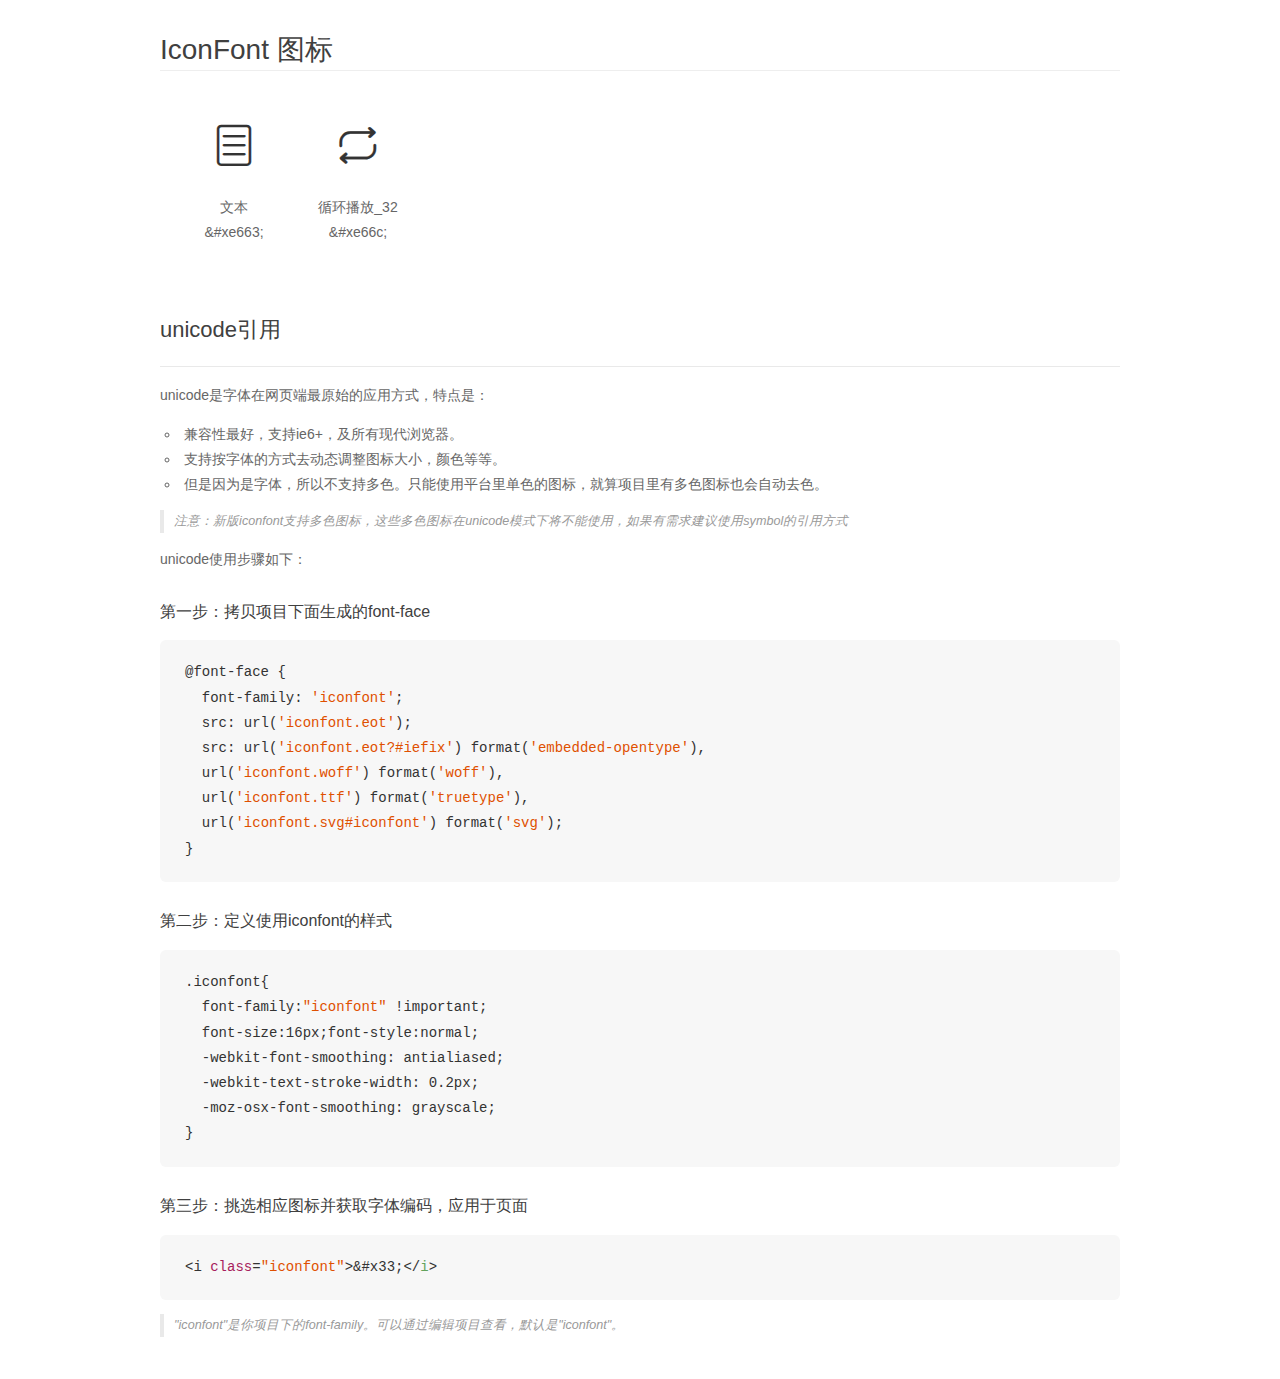
<file: 私人FM/icon_font3/demo_unicode.html>
<!DOCTYPE html>
<html>
<head>
    <meta charset="utf-8"/>
    <title>IconFont</title>
    <link rel="stylesheet" href="demo.css">

    <style type="text/css">

        @font-face {font-family: "iconfont";
          src: url('iconfont.eot'); /* IE9*/
          src: url('iconfont.eot#iefix') format('embedded-opentype'), /* IE6-IE8 */
          url('iconfont.woff') format('woff'), /* chrome, firefox */
          url('iconfont.ttf') format('truetype'), /* chrome, firefox, opera, Safari, Android, iOS 4.2+*/
          url('iconfont.svg#iconfont') format('svg'); /* iOS 4.1- */
        }

        .iconfont {
          font-family:"iconfont" !important;
          font-size:16px;
          font-style:normal;
          -webkit-font-smoothing: antialiased;
          -webkit-text-stroke-width: 0.2px;
          -moz-osx-font-smoothing: grayscale;
        }

    </style>
</head>
<body>
    <div class="main markdown">
        <h1>IconFont 图标</h1>
        <ul class="icon_lists clear">
            
                <li>
                <i class="icon iconfont">&#xe663;</i>
                    <div class="name">文本</div>
                    <div class="code">&amp;#xe663;</div>
                </li>
            
                <li>
                <i class="icon iconfont">&#xe66c;</i>
                    <div class="name">循环播放_32</div>
                    <div class="code">&amp;#xe66c;</div>
                </li>
            
        </ul>
        <h2 id="unicode-">unicode引用</h2>
        <hr>

        <p>unicode是字体在网页端最原始的应用方式，特点是：</p>
        <ul>
        <li>兼容性最好，支持ie6+，及所有现代浏览器。</li>
        <li>支持按字体的方式去动态调整图标大小，颜色等等。</li>
        <li>但是因为是字体，所以不支持多色。只能使用平台里单色的图标，就算项目里有多色图标也会自动去色。</li>
        </ul>
        <blockquote>
        <p>注意：新版iconfont支持多色图标，这些多色图标在unicode模式下将不能使用，如果有需求建议使用symbol的引用方式</p>
        </blockquote>
        <p>unicode使用步骤如下：</p>
        <h3 id="-font-face">第一步：拷贝项目下面生成的font-face</h3>
        <pre><code class="lang-js hljs javascript">@font-face {
  font-family: <span class="hljs-string">'iconfont'</span>;
  src: url(<span class="hljs-string">'iconfont.eot'</span>);
  src: url(<span class="hljs-string">'iconfont.eot?#iefix'</span>) format(<span class="hljs-string">'embedded-opentype'</span>),
  url(<span class="hljs-string">'iconfont.woff'</span>) format(<span class="hljs-string">'woff'</span>),
  url(<span class="hljs-string">'iconfont.ttf'</span>) format(<span class="hljs-string">'truetype'</span>),
  url(<span class="hljs-string">'iconfont.svg#iconfont'</span>) format(<span class="hljs-string">'svg'</span>);
}
</code></pre>
        <h3 id="-iconfont-">第二步：定义使用iconfont的样式</h3>
        <pre><code class="lang-js hljs javascript">.iconfont{
  font-family:<span class="hljs-string">"iconfont"</span> !important;
  font-size:<span class="hljs-number">16</span>px;font-style:normal;
  -webkit-font-smoothing: antialiased;
  -webkit-text-stroke-width: <span class="hljs-number">0.2</span>px;
  -moz-osx-font-smoothing: grayscale;
}
</code></pre>
        <h3 id="-">第三步：挑选相应图标并获取字体编码，应用于页面</h3>
        <pre><code class="lang-js hljs javascript">&lt;i <span class="hljs-class"><span class="hljs-keyword">class</span></span>=<span class="hljs-string">"iconfont"</span>&gt;&amp;#x33;<span class="xml"><span class="hljs-tag">&lt;/<span class="hljs-name">i</span>&gt;</span></span></code></pre>

        <blockquote>
        <p>"iconfont"是你项目下的font-family。可以通过编辑项目查看，默认是"iconfont"。</p>
        </blockquote>
    </div>


</body>
</html>
</file>
<file: 私人FM/base.css>
@font-face {font-family: "iconfont";
  src: url('./icon_font/iconfont.eot?t=1521548467942'); /* IE9*/
  src: url('./icon_font/iconfont.eot?t=1521548467942#iefix') format('embedded-opentype'), /* IE6-IE8 */
  url('[data-uri]') format('woff'),
  url('./icon_font/iconfont.ttf?t=1521548467942') format('truetype'), /* chrome, firefox, opera, Safari, Android, iOS 4.2+*/
  url('./icon_font/iconfont.svg?t=1521548467942#iconfont') format('svg'); /* iOS 4.1- */
}
@font-face {font-family: "iconfont";
  src: url('./icon_font2/iconfont.eot?t=1521593775944'); /* IE9*/
  src: url('.icon_font2/iconfont.eot?t=1521593775944#iefix') format('embedded-opentype'), /* IE6-IE8 */
  url('[data-uri]') format('woff'),
  url('./icon_font2/iconfont.ttf?t=1521593775944') format('truetype'), /* chrome, firefox, opera, Safari, Android, iOS 4.2+*/
  url('./icon_font2/iconfont.svg?t=1521593775944#iconfont') format('svg'); /* iOS 4.1- */
}
@font-face {font-family: "iconfont";
  src: url('./icon_font3/iconfont.eot?t=1521595380050'); /* IE9*/
  src: url('./icon_font3/iconfont.eot?t=1521595380050#iefix') format('embedded-opentype'), /* IE6-IE8 */
  url('[data-uri]') format('woff'),
  url('./icon_font3/iconfont.ttf?t=1521595380050') format('truetype'), /* chrome, firefox, opera, Safari, Android, iOS 4.2+*/
  url('./icon_font3/iconfont.svg?t=1521595380050#iconfont') format('svg'); /* iOS 4.1- */
}
html,body{
    background: #D8D4D4;
    height: 100%;
    font-family: '楷体';
}
.wrapper{
    width: 400px;
    height: 500px;
    background: #FBF2F2;
    margin: 0 auto;
    margin-top: 50px;
    border-radius: 8px;
    box-shadow: 0px 1px 7px #333333;
    overflow: hidden;
}
.background{
    width: 100%;
    height: 255px;
    text-align: center; 
     
}
.mask{
    width: 100%;
    height: 215px;
    background: #646464;
    opacity: 0.5;
    padding: 20px 0;
    font-size: 13px;
   
}
.mask ul{
    margin: 15px 0 0 0;
    color: rgba(255,255,255,0.6);
    position: relative;
    height: 215px;
    padding: 0;
    
}
.lyric_view{
  height: 215px;
  overflow: hidden;
}
.mask ul li{
    list-style: none;
    padding: 8px 0 4px 0;
    transition: all 1s;
}
.active{
  color: #FFFFFF;
}
audio:not[controls]{
  display: none;
}
audio{
  width: 320px;
  height: 10px;
}
.music-message{
    padding: 15px 15px 8px 15px; 
}
.music-message:after{
    content: '';
    display: block;
    clear: both;
}
.music-font{
    width: 200px;
    float: left;
}
.music-font p{
    color: #565555;
}
.music-font p:first-child{
    font-size: 18px;
    white-space: nowrap;
    text-overflow: ellipsis;
    overflow: hidden;
    font-weight: bold;
}
.music-font p:nth-child(2){
    font-size: 14px;
    font-weight: bold;
    white-space: nowrap;
    text-overflow: ellipsis;
    overflow: hidden;
}
.music-font p:nth-child(3){
    font-size: 15px;
}
.music-icon{
    float: right;
}
.music-icon a{
    text-decoration: none;
}
.icon-font {
  font-family:"iconfont" !important;
  font-size:16px;
  font-style:normal;
  -webkit-font-smoothing: antialiased;
  -moz-osx-font-smoothing: grayscale;
}
.icon-shoucang:before { content: "\e60a"; }

.icon-zhuanfa:before { content: "\e682"; }

.icon-like:before { content: "\e79e"; }
.music-icon span{
    cursor: pointer;
    margin-top: 18px;
    display: inline-block;
    font-size: 23px;
    color: #9C9A9A;
}
.music-icon a{
    font-size: 26px;
    color: #9C9A9A;
}
.music-bar1{
    background-color: #5C5858;
    margin: 0 15px;
   
}
.music-bar{
    display: inline-block;
    width: 370px;
    height: 4px;
    border-radius: 4px;
    position: relative;
}
.music-sidebar{
    background-color: #B6A8A8;
    position: absolute;
    top: 0;
    left: 0;
    transition: all 0.5s;
}
.m-icons{
    margin: 15px 0 0 15px;
    float: left;
}
.iconfont2 {
  font-family:"iconfont" !important;
  font-size:16px;
  font-style:normal;
  -webkit-font-smoothing: antialiased;
  -moz-osx-font-smoothing: grayscale;
  color: #EAE5E5;
  display: inline-block;
  text-align: center;
  background: #565555;
}

.icon-bofang:before { content: "\e602"; }

.icon-pindao:before { content: "\e62e"; }

.icon-qiehuan:before { content: "\e61a"; }

.icon-zanting:before { content: "\e61d"; }
.icon-bofang,.icon-zanting{
    width: 38px;
    height: 38px;
    border-radius: 19px;
    line-height: 38px;
}
.icon-pindao,.icon-qiehuan{
    width: 26px;
    height: 26px;
    border-radius: 13px;
    line-height: 25px;
}
.iconfont {
  font-family:"iconfont" !important;
  font-size:16px;
  font-style:normal;
  -webkit-font-smoothing: antialiased;
  -moz-osx-font-smoothing: grayscale;
}
.iconfont3 {
  font-family:"iconfont" !important;
  font-size:24px;
  font-style:normal;
  -webkit-font-smoothing: antialiased;
  -moz-osx-font-smoothing: grayscale;
  color: #565555;
}
.music-controls{
    float: right;
    margin: 15px 15px 0 0 ;
}
.icon-bg:before { content: "\e663"; }

.icon-xunhuan:before { content: "\e66c"; }
span.star{
  color: #8A9424;
}
span.love{
  color: #9C2424;
}
span.xunhuan{
  color: #272323;
}
span.qiehuan{
  color: #0E0D0D;
}
</file>
<file: 私人FM/icon_font/iconfont.css>
@font-face {font-family: "iconfont";
  src: url('iconfont.eot?t=1521548467942'); /* IE9*/
  src: url('iconfont.eot?t=1521548467942#iefix') format('embedded-opentype'), /* IE6-IE8 */
  url('[data-uri]') format('woff'),
  url('iconfont.ttf?t=1521548467942') format('truetype'), /* chrome, firefox, opera, Safari, Android, iOS 4.2+*/
  url('iconfont.svg?t=1521548467942#iconfont') format('svg'); /* iOS 4.1- */
}

.iconfont {
  font-family:"iconfont" !important;
  font-size:16px;
  font-style:normal;
  -webkit-font-smoothing: antialiased;
  -moz-osx-font-smoothing: grayscale;
}

.icon-shoucang:before { content: "\e60a"; }

.icon-zhuanfa:before { content: "\e682"; }

.icon-icon--:before { content: "\e79e"; }
</file>
<file: 私人FM/icon_font2/iconfont.css>
@font-face {font-family: "iconfont";
  src: url('iconfont.eot?t=1521593775944'); /* IE9*/
  src: url('iconfont.eot?t=1521593775944#iefix') format('embedded-opentype'), /* IE6-IE8 */
  url('[data-uri]') format('woff'),
  url('iconfont.ttf?t=1521593775944') format('truetype'), /* chrome, firefox, opera, Safari, Android, iOS 4.2+*/
  url('iconfont.svg?t=1521593775944#iconfont') format('svg'); /* iOS 4.1- */
}

.iconfont2 {
  font-family:"iconfont" !important;
  font-size:16px;
  font-style:normal;
  -webkit-font-smoothing: antialiased;
  -moz-osx-font-smoothing: grayscale;
}

.icon-bofang:before { content: "\e602"; }

.icon-pindao:before { content: "\e62e"; }

.icon-qiehuan:before { content: "\e61a"; }

.icon-zanting:before { content: "\e61d"; }
</file>
<file: 私人FM/icon_font3/iconfont.css>
@font-face {font-family: "iconfont";
  src: url('iconfont.eot?t=1521595380050'); /* IE9*/
  src: url('iconfont.eot?t=1521595380050#iefix') format('embedded-opentype'), /* IE6-IE8 */
  url('[data-uri]') format('woff'),
  url('iconfont.ttf?t=1521595380050') format('truetype'), /* chrome, firefox, opera, Safari, Android, iOS 4.2+*/
  url('iconfont.svg?t=1521595380050#iconfont') format('svg'); /* iOS 4.1- */
}

.iconfont {
  font-family:"iconfont" !important;
  font-size:16px;
  font-style:normal;
  -webkit-font-smoothing: antialiased;
  -moz-osx-font-smoothing: grayscale;
}

.icon-text_icon:before { content: "\e663"; }

.icon-xunhuanbofang:before { content: "\e66c"; }
</file>
<file: 私人FM/icon_font/demo.css>
*{margin: 0;padding: 0;list-style: none;}
/*
KISSY CSS Reset
理念：1. reset 的目的不是清除浏览器的默认样式，这仅是部分工作。清除和重置是紧密不可分的。
2. reset 的目的不是让默认样式在所有浏览器下一致，而是减少默认样式有可能带来的问题。
3. reset 期望提供一套普适通用的基础样式。但没有银弹，推荐根据具体需求，裁剪和修改后再使用。
特色：1. 适应中文；2. 基于最新主流浏览器。
维护：玉伯<lifesinger@gmail.com>, 正淳<ragecarrier@gmail.com>
 */

/** 清除内外边距 **/
body, h1, h2, h3, h4, h5, h6, hr, p, blockquote, /* structural elements 结构元素 */
dl, dt, dd, ul, ol, li, /* list elements 列表元素 */
pre, /* text formatting elements 文本格式元素 */
form, fieldset, legend, button, input, textarea, /* form elements 表单元素 */
th, td /* table elements 表格元素 */ {
  margin: 0;
  padding: 0;
}

/** 设置默认字体 **/
body,
button, input, select, textarea /* for ie */ {
  font: 12px/1.5 tahoma, arial, \5b8b\4f53, sans-serif;
}
h1, h2, h3, h4, h5, h6 { font-size: 100%; }
address, cite, dfn, em, var { font-style: normal; } /* 将斜体扶正 */
code, kbd, pre, samp { font-family: courier new, courier, monospace; } /* 统一等宽字体 */
small { font-size: 12px; } /* 小于 12px 的中文很难阅读，让 small 正常化 */

/** 重置列表元素 **/
ul, ol { list-style: none; }

/** 重置文本格式元素 **/
a { text-decoration: none; }
a:hover { text-decoration: underline; }


/** 重置表单元素 **/
legend { color: #000; } /* for ie6 */
fieldset, img { border: 0; } /* img 搭车：让链接里的 img 无边框 */
button, input, select, textarea { font-size: 100%; } /* 使得表单元素在 ie 下能继承字体大小 */
/* 注：optgroup 无法扶正 */

/** 重置表格元素 **/
table { border-collapse: collapse; border-spacing: 0; }

/* 清除浮动 */
.ks-clear:after, .clear:after {
  content: '\20';
  display: block;
  height: 0;
  clear: both;
}
.ks-clear, .clear {
  *zoom: 1;
}

.main {
  padding: 30px 100px;
width: 960px;
margin: 0 auto;
}
.main h1{font-size:36px; color:#333; text-align:left;margin-bottom:30px; border-bottom: 1px solid #eee;}

.helps{margin-top:40px;}
.helps pre{
  padding:20px;
  margin:10px 0;
  border:solid 1px #e7e1cd;
  background-color: #fffdef;
  overflow: auto;
}

.icon_lists{
  width: 100% !important;

}

.icon_lists li{
  float:left;
  width: 100px;
  height:180px;
  text-align: center;
  list-style: none !important;
}
.icon_lists .icon{
  font-size: 42px;
  line-height: 100px;
  margin: 10px 0;
  color:#333;
  -webkit-transition: font-size 0.25s ease-out 0s;
  -moz-transition: font-size 0.25s ease-out 0s;
  transition: font-size 0.25s ease-out 0s;

}
.icon_lists .icon:hover{
  font-size: 100px;
}



.markdown {
  color: #666;
  font-size: 14px;
  line-height: 1.8;
}

.highlight {
  line-height: 1.5;
}

.markdown img {
  vertical-align: middle;
  max-width: 100%;
}

.markdown h1 {
  color: #404040;
  font-weight: 500;
  line-height: 40px;
  margin-bottom: 24px;
}

.markdown h2,
.markdown h3,
.markdown h4,
.markdown h5,
.markdown h6 {
  color: #404040;
  margin: 1.6em 0 0.6em 0;
  font-weight: 500;
  clear: both;
}

.markdown h1 {
  font-size: 28px;
}

.markdown h2 {
  font-size: 22px;
}

.markdown h3 {
  font-size: 16px;
}

.markdown h4 {
  font-size: 14px;
}

.markdown h5 {
  font-size: 12px;
}

.markdown h6 {
  font-size: 12px;
}

.markdown hr {
  height: 1px;
  border: 0;
  background: #e9e9e9;
  margin: 16px 0;
  clear: both;
}

.markdown p,
.markdown pre {
  margin: 1em 0;
}

.markdown > p,
.markdown > blockquote,
.markdown > .highlight,
.markdown > ol,
.markdown > ul {
  width: 80%;
}

.markdown ul > li {
  list-style: circle;
}

.markdown > ul li,
.markdown blockquote ul > li {
  margin-left: 20px;
  padding-left: 4px;
}

.markdown > ul li p,
.markdown > ol li p {
  margin: 0.6em 0;
}

.markdown ol > li {
  list-style: decimal;
}

.markdown > ol li,
.markdown blockquote ol > li {
  margin-left: 20px;
  padding-left: 4px;
}

.markdown code {
  margin: 0 3px;
  padding: 0 5px;
  background: #eee;
  border-radius: 3px;
}

.markdown pre {
  border-radius: 6px;
  background: #f7f7f7;
  padding: 20px;
}

.markdown pre code {
  border: none;
  background: #f7f7f7;
  margin: 0;
}

.markdown strong,
.markdown b {
  font-weight: 600;
}

.markdown > table {
  border-collapse: collapse;
  border-spacing: 0px;
  empty-cells: show;
  border: 1px solid #e9e9e9;
  width: 95%;
  margin-bottom: 24px;
}

.markdown > table th {
  white-space: nowrap;
  color: #333;
  font-weight: 600;

}

.markdown > table th,
.markdown > table td {
  border: 1px solid #e9e9e9;
  padding: 8px 16px;
  text-align: left;
}

.markdown > table th {
  background: #F7F7F7;
}

.markdown blockquote {
  font-size: 90%;
  color: #999;
  border-left: 4px solid #e9e9e9;
  padding-left: 0.8em;
  margin: 1em 0;
  font-style: italic;
}

.markdown blockquote p {
  margin: 0;
}

.markdown .anchor {
  opacity: 0;
  transition: opacity 0.3s ease;
  margin-left: 8px;
}

.markdown .waiting {
  color: #ccc;
}

.markdown h1:hover .anchor,
.markdown h2:hover .anchor,
.markdown h3:hover .anchor,
.markdown h4:hover .anchor,
.markdown h5:hover .anchor,
.markdown h6:hover .anchor {
  opacity: 1;
  display: inline-block;
}

.markdown > br,
.markdown > p > br {
  clear: both;
}


.hljs {
  display: block;
  background: white;
  padding: 0.5em;
  color: #333333;
  overflow-x: auto;
}

.hljs-comment,
.hljs-meta {
  color: #969896;
}

.hljs-string,
.hljs-variable,
.hljs-template-variable,
.hljs-strong,
.hljs-emphasis,
.hljs-quote {
  color: #df5000;
}

.hljs-keyword,
.hljs-selector-tag,
.hljs-type {
  color: #a71d5d;
}

.hljs-literal,
.hljs-symbol,
.hljs-bullet,
.hljs-attribute {
  color: #0086b3;
}

.hljs-section,
.hljs-name {
  color: #63a35c;
}

.hljs-tag {
  color: #333333;
}

.hljs-title,
.hljs-attr,
.hljs-selector-id,
.hljs-selector-class,
.hljs-selector-attr,
.hljs-selector-pseudo {
  color: #795da3;
}

.hljs-addition {
  color: #55a532;
  background-color: #eaffea;
}

.hljs-deletion {
  color: #bd2c00;
  background-color: #ffecec;
}

.hljs-link {
  text-decoration: underline;
}

pre{
  background: #fff;
}
</file>
<file: 私人FM/icon_font2/demo.css>
*{margin: 0;padding: 0;list-style: none;}
/*
KISSY CSS Reset
理念：1. reset 的目的不是清除浏览器的默认样式，这仅是部分工作。清除和重置是紧密不可分的。
2. reset 的目的不是让默认样式在所有浏览器下一致，而是减少默认样式有可能带来的问题。
3. reset 期望提供一套普适通用的基础样式。但没有银弹，推荐根据具体需求，裁剪和修改后再使用。
特色：1. 适应中文；2. 基于最新主流浏览器。
维护：玉伯<lifesinger@gmail.com>, 正淳<ragecarrier@gmail.com>
 */

/** 清除内外边距 **/
body, h1, h2, h3, h4, h5, h6, hr, p, blockquote, /* structural elements 结构元素 */
dl, dt, dd, ul, ol, li, /* list elements 列表元素 */
pre, /* text formatting elements 文本格式元素 */
form, fieldset, legend, button, input, textarea, /* form elements 表单元素 */
th, td /* table elements 表格元素 */ {
  margin: 0;
  padding: 0;
}

/** 设置默认字体 **/
body,
button, input, select, textarea /* for ie */ {
  font: 12px/1.5 tahoma, arial, \5b8b\4f53, sans-serif;
}
h1, h2, h3, h4, h5, h6 { font-size: 100%; }
address, cite, dfn, em, var { font-style: normal; } /* 将斜体扶正 */
code, kbd, pre, samp { font-family: courier new, courier, monospace; } /* 统一等宽字体 */
small { font-size: 12px; } /* 小于 12px 的中文很难阅读，让 small 正常化 */

/** 重置列表元素 **/
ul, ol { list-style: none; }

/** 重置文本格式元素 **/
a { text-decoration: none; }
a:hover { text-decoration: underline; }


/** 重置表单元素 **/
legend { color: #000; } /* for ie6 */
fieldset, img { border: 0; } /* img 搭车：让链接里的 img 无边框 */
button, input, select, textarea { font-size: 100%; } /* 使得表单元素在 ie 下能继承字体大小 */
/* 注：optgroup 无法扶正 */

/** 重置表格元素 **/
table { border-collapse: collapse; border-spacing: 0; }

/* 清除浮动 */
.ks-clear:after, .clear:after {
  content: '\20';
  display: block;
  height: 0;
  clear: both;
}
.ks-clear, .clear {
  *zoom: 1;
}

.main {
  padding: 30px 100px;
width: 960px;
margin: 0 auto;
}
.main h1{font-size:36px; color:#333; text-align:left;margin-bottom:30px; border-bottom: 1px solid #eee;}

.helps{margin-top:40px;}
.helps pre{
  padding:20px;
  margin:10px 0;
  border:solid 1px #e7e1cd;
  background-color: #fffdef;
  overflow: auto;
}

.icon_lists{
  width: 100% !important;

}

.icon_lists li{
  float:left;
  width: 100px;
  height:180px;
  text-align: center;
  list-style: none !important;
}
.icon_lists .icon{
  font-size: 42px;
  line-height: 100px;
  margin: 10px 0;
  color:#333;
  -webkit-transition: font-size 0.25s ease-out 0s;
  -moz-transition: font-size 0.25s ease-out 0s;
  transition: font-size 0.25s ease-out 0s;

}
.icon_lists .icon:hover{
  font-size: 100px;
}



.markdown {
  color: #666;
  font-size: 14px;
  line-height: 1.8;
}

.highlight {
  line-height: 1.5;
}

.markdown img {
  vertical-align: middle;
  max-width: 100%;
}

.markdown h1 {
  color: #404040;
  font-weight: 500;
  line-height: 40px;
  margin-bottom: 24px;
}

.markdown h2,
.markdown h3,
.markdown h4,
.markdown h5,
.markdown h6 {
  color: #404040;
  margin: 1.6em 0 0.6em 0;
  font-weight: 500;
  clear: both;
}

.markdown h1 {
  font-size: 28px;
}

.markdown h2 {
  font-size: 22px;
}

.markdown h3 {
  font-size: 16px;
}

.markdown h4 {
  font-size: 14px;
}

.markdown h5 {
  font-size: 12px;
}

.markdown h6 {
  font-size: 12px;
}

.markdown hr {
  height: 1px;
  border: 0;
  background: #e9e9e9;
  margin: 16px 0;
  clear: both;
}

.markdown p,
.markdown pre {
  margin: 1em 0;
}

.markdown > p,
.markdown > blockquote,
.markdown > .highlight,
.markdown > ol,
.markdown > ul {
  width: 80%;
}

.markdown ul > li {
  list-style: circle;
}

.markdown > ul li,
.markdown blockquote ul > li {
  margin-left: 20px;
  padding-left: 4px;
}

.markdown > ul li p,
.markdown > ol li p {
  margin: 0.6em 0;
}

.markdown ol > li {
  list-style: decimal;
}

.markdown > ol li,
.markdown blockquote ol > li {
  margin-left: 20px;
  padding-left: 4px;
}

.markdown code {
  margin: 0 3px;
  padding: 0 5px;
  background: #eee;
  border-radius: 3px;
}

.markdown pre {
  border-radius: 6px;
  background: #f7f7f7;
  padding: 20px;
}

.markdown pre code {
  border: none;
  background: #f7f7f7;
  margin: 0;
}

.markdown strong,
.markdown b {
  font-weight: 600;
}

.markdown > table {
  border-collapse: collapse;
  border-spacing: 0px;
  empty-cells: show;
  border: 1px solid #e9e9e9;
  width: 95%;
  margin-bottom: 24px;
}

.markdown > table th {
  white-space: nowrap;
  color: #333;
  font-weight: 600;

}

.markdown > table th,
.markdown > table td {
  border: 1px solid #e9e9e9;
  padding: 8px 16px;
  text-align: left;
}

.markdown > table th {
  background: #F7F7F7;
}

.markdown blockquote {
  font-size: 90%;
  color: #999;
  border-left: 4px solid #e9e9e9;
  padding-left: 0.8em;
  margin: 1em 0;
  font-style: italic;
}

.markdown blockquote p {
  margin: 0;
}

.markdown .anchor {
  opacity: 0;
  transition: opacity 0.3s ease;
  margin-left: 8px;
}

.markdown .waiting {
  color: #ccc;
}

.markdown h1:hover .anchor,
.markdown h2:hover .anchor,
.markdown h3:hover .anchor,
.markdown h4:hover .anchor,
.markdown h5:hover .anchor,
.markdown h6:hover .anchor {
  opacity: 1;
  display: inline-block;
}

.markdown > br,
.markdown > p > br {
  clear: both;
}


.hljs {
  display: block;
  background: white;
  padding: 0.5em;
  color: #333333;
  overflow-x: auto;
}

.hljs-comment,
.hljs-meta {
  color: #969896;
}

.hljs-string,
.hljs-variable,
.hljs-template-variable,
.hljs-strong,
.hljs-emphasis,
.hljs-quote {
  color: #df5000;
}

.hljs-keyword,
.hljs-selector-tag,
.hljs-type {
  color: #a71d5d;
}

.hljs-literal,
.hljs-symbol,
.hljs-bullet,
.hljs-attribute {
  color: #0086b3;
}

.hljs-section,
.hljs-name {
  color: #63a35c;
}

.hljs-tag {
  color: #333333;
}

.hljs-title,
.hljs-attr,
.hljs-selector-id,
.hljs-selector-class,
.hljs-selector-attr,
.hljs-selector-pseudo {
  color: #795da3;
}

.hljs-addition {
  color: #55a532;
  background-color: #eaffea;
}

.hljs-deletion {
  color: #bd2c00;
  background-color: #ffecec;
}

.hljs-link {
  text-decoration: underline;
}

pre{
  background: #fff;
}
</file>
<file: 私人FM/icon_font3/demo.css>
*{margin: 0;padding: 0;list-style: none;}
/*
KISSY CSS Reset
理念：1. reset 的目的不是清除浏览器的默认样式，这仅是部分工作。清除和重置是紧密不可分的。
2. reset 的目的不是让默认样式在所有浏览器下一致，而是减少默认样式有可能带来的问题。
3. reset 期望提供一套普适通用的基础样式。但没有银弹，推荐根据具体需求，裁剪和修改后再使用。
特色：1. 适应中文；2. 基于最新主流浏览器。
维护：玉伯<lifesinger@gmail.com>, 正淳<ragecarrier@gmail.com>
 */

/** 清除内外边距 **/
body, h1, h2, h3, h4, h5, h6, hr, p, blockquote, /* structural elements 结构元素 */
dl, dt, dd, ul, ol, li, /* list elements 列表元素 */
pre, /* text formatting elements 文本格式元素 */
form, fieldset, legend, button, input, textarea, /* form elements 表单元素 */
th, td /* table elements 表格元素 */ {
  margin: 0;
  padding: 0;
}

/** 设置默认字体 **/
body,
button, input, select, textarea /* for ie */ {
  font: 12px/1.5 tahoma, arial, \5b8b\4f53, sans-serif;
}
h1, h2, h3, h4, h5, h6 { font-size: 100%; }
address, cite, dfn, em, var { font-style: normal; } /* 将斜体扶正 */
code, kbd, pre, samp { font-family: courier new, courier, monospace; } /* 统一等宽字体 */
small { font-size: 12px; } /* 小于 12px 的中文很难阅读，让 small 正常化 */

/** 重置列表元素 **/
ul, ol { list-style: none; }

/** 重置文本格式元素 **/
a { text-decoration: none; }
a:hover { text-decoration: underline; }


/** 重置表单元素 **/
legend { color: #000; } /* for ie6 */
fieldset, img { border: 0; } /* img 搭车：让链接里的 img 无边框 */
button, input, select, textarea { font-size: 100%; } /* 使得表单元素在 ie 下能继承字体大小 */
/* 注：optgroup 无法扶正 */

/** 重置表格元素 **/
table { border-collapse: collapse; border-spacing: 0; }

/* 清除浮动 */
.ks-clear:after, .clear:after {
  content: '\20';
  display: block;
  height: 0;
  clear: both;
}
.ks-clear, .clear {
  *zoom: 1;
}

.main {
  padding: 30px 100px;
width: 960px;
margin: 0 auto;
}
.main h1{font-size:36px; color:#333; text-align:left;margin-bottom:30px; border-bottom: 1px solid #eee;}

.helps{margin-top:40px;}
.helps pre{
  padding:20px;
  margin:10px 0;
  border:solid 1px #e7e1cd;
  background-color: #fffdef;
  overflow: auto;
}

.icon_lists{
  width: 100% !important;

}

.icon_lists li{
  float:left;
  width: 100px;
  height:180px;
  text-align: center;
  list-style: none !important;
}
.icon_lists .icon{
  font-size: 42px;
  line-height: 100px;
  margin: 10px 0;
  color:#333;
  -webkit-transition: font-size 0.25s ease-out 0s;
  -moz-transition: font-size 0.25s ease-out 0s;
  transition: font-size 0.25s ease-out 0s;

}
.icon_lists .icon:hover{
  font-size: 100px;
}



.markdown {
  color: #666;
  font-size: 14px;
  line-height: 1.8;
}

.highlight {
  line-height: 1.5;
}

.markdown img {
  vertical-align: middle;
  max-width: 100%;
}

.markdown h1 {
  color: #404040;
  font-weight: 500;
  line-height: 40px;
  margin-bottom: 24px;
}

.markdown h2,
.markdown h3,
.markdown h4,
.markdown h5,
.markdown h6 {
  color: #404040;
  margin: 1.6em 0 0.6em 0;
  font-weight: 500;
  clear: both;
}

.markdown h1 {
  font-size: 28px;
}

.markdown h2 {
  font-size: 22px;
}

.markdown h3 {
  font-size: 16px;
}

.markdown h4 {
  font-size: 14px;
}

.markdown h5 {
  font-size: 12px;
}

.markdown h6 {
  font-size: 12px;
}

.markdown hr {
  height: 1px;
  border: 0;
  background: #e9e9e9;
  margin: 16px 0;
  clear: both;
}

.markdown p,
.markdown pre {
  margin: 1em 0;
}

.markdown > p,
.markdown > blockquote,
.markdown > .highlight,
.markdown > ol,
.markdown > ul {
  width: 80%;
}

.markdown ul > li {
  list-style: circle;
}

.markdown > ul li,
.markdown blockquote ul > li {
  margin-left: 20px;
  padding-left: 4px;
}

.markdown > ul li p,
.markdown > ol li p {
  margin: 0.6em 0;
}

.markdown ol > li {
  list-style: decimal;
}

.markdown > ol li,
.markdown blockquote ol > li {
  margin-left: 20px;
  padding-left: 4px;
}

.markdown code {
  margin: 0 3px;
  padding: 0 5px;
  background: #eee;
  border-radius: 3px;
}

.markdown pre {
  border-radius: 6px;
  background: #f7f7f7;
  padding: 20px;
}

.markdown pre code {
  border: none;
  background: #f7f7f7;
  margin: 0;
}

.markdown strong,
.markdown b {
  font-weight: 600;
}

.markdown > table {
  border-collapse: collapse;
  border-spacing: 0px;
  empty-cells: show;
  border: 1px solid #e9e9e9;
  width: 95%;
  margin-bottom: 24px;
}

.markdown > table th {
  white-space: nowrap;
  color: #333;
  font-weight: 600;

}

.markdown > table th,
.markdown > table td {
  border: 1px solid #e9e9e9;
  padding: 8px 16px;
  text-align: left;
}

.markdown > table th {
  background: #F7F7F7;
}

.markdown blockquote {
  font-size: 90%;
  color: #999;
  border-left: 4px solid #e9e9e9;
  padding-left: 0.8em;
  margin: 1em 0;
  font-style: italic;
}

.markdown blockquote p {
  margin: 0;
}

.markdown .anchor {
  opacity: 0;
  transition: opacity 0.3s ease;
  margin-left: 8px;
}

.markdown .waiting {
  color: #ccc;
}

.markdown h1:hover .anchor,
.markdown h2:hover .anchor,
.markdown h3:hover .anchor,
.markdown h4:hover .anchor,
.markdown h5:hover .anchor,
.markdown h6:hover .anchor {
  opacity: 1;
  display: inline-block;
}

.markdown > br,
.markdown > p > br {
  clear: both;
}


.hljs {
  display: block;
  background: white;
  padding: 0.5em;
  color: #333333;
  overflow-x: auto;
}

.hljs-comment,
.hljs-meta {
  color: #969896;
}

.hljs-string,
.hljs-variable,
.hljs-template-variable,
.hljs-strong,
.hljs-emphasis,
.hljs-quote {
  color: #df5000;
}

.hljs-keyword,
.hljs-selector-tag,
.hljs-type {
  color: #a71d5d;
}

.hljs-literal,
.hljs-symbol,
.hljs-bullet,
.hljs-attribute {
  color: #0086b3;
}

.hljs-section,
.hljs-name {
  color: #63a35c;
}

.hljs-tag {
  color: #333333;
}

.hljs-title,
.hljs-attr,
.hljs-selector-id,
.hljs-selector-class,
.hljs-selector-attr,
.hljs-selector-pseudo {
  color: #795da3;
}

.hljs-addition {
  color: #55a532;
  background-color: #eaffea;
}

.hljs-deletion {
  color: #bd2c00;
  background-color: #ffecec;
}

.hljs-link {
  text-decoration: underline;
}

pre{
  background: #fff;
}
</file>
